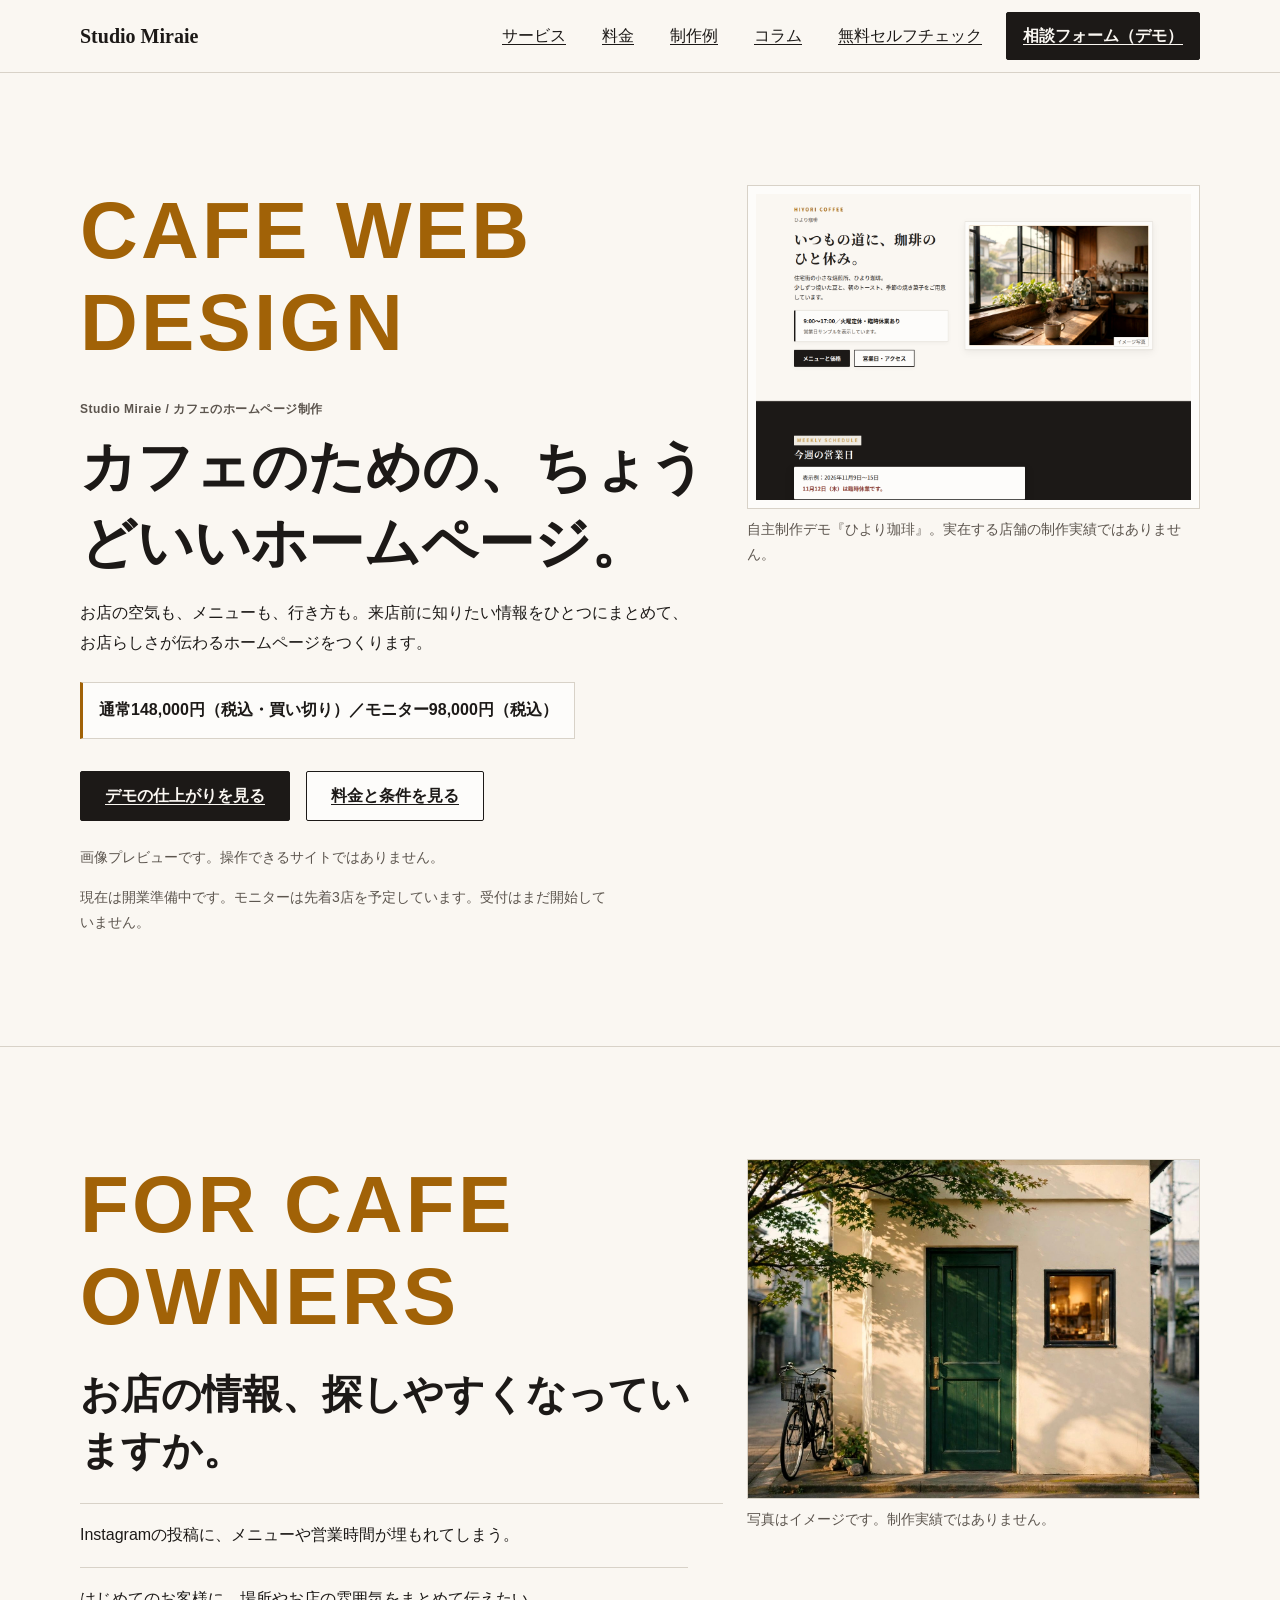
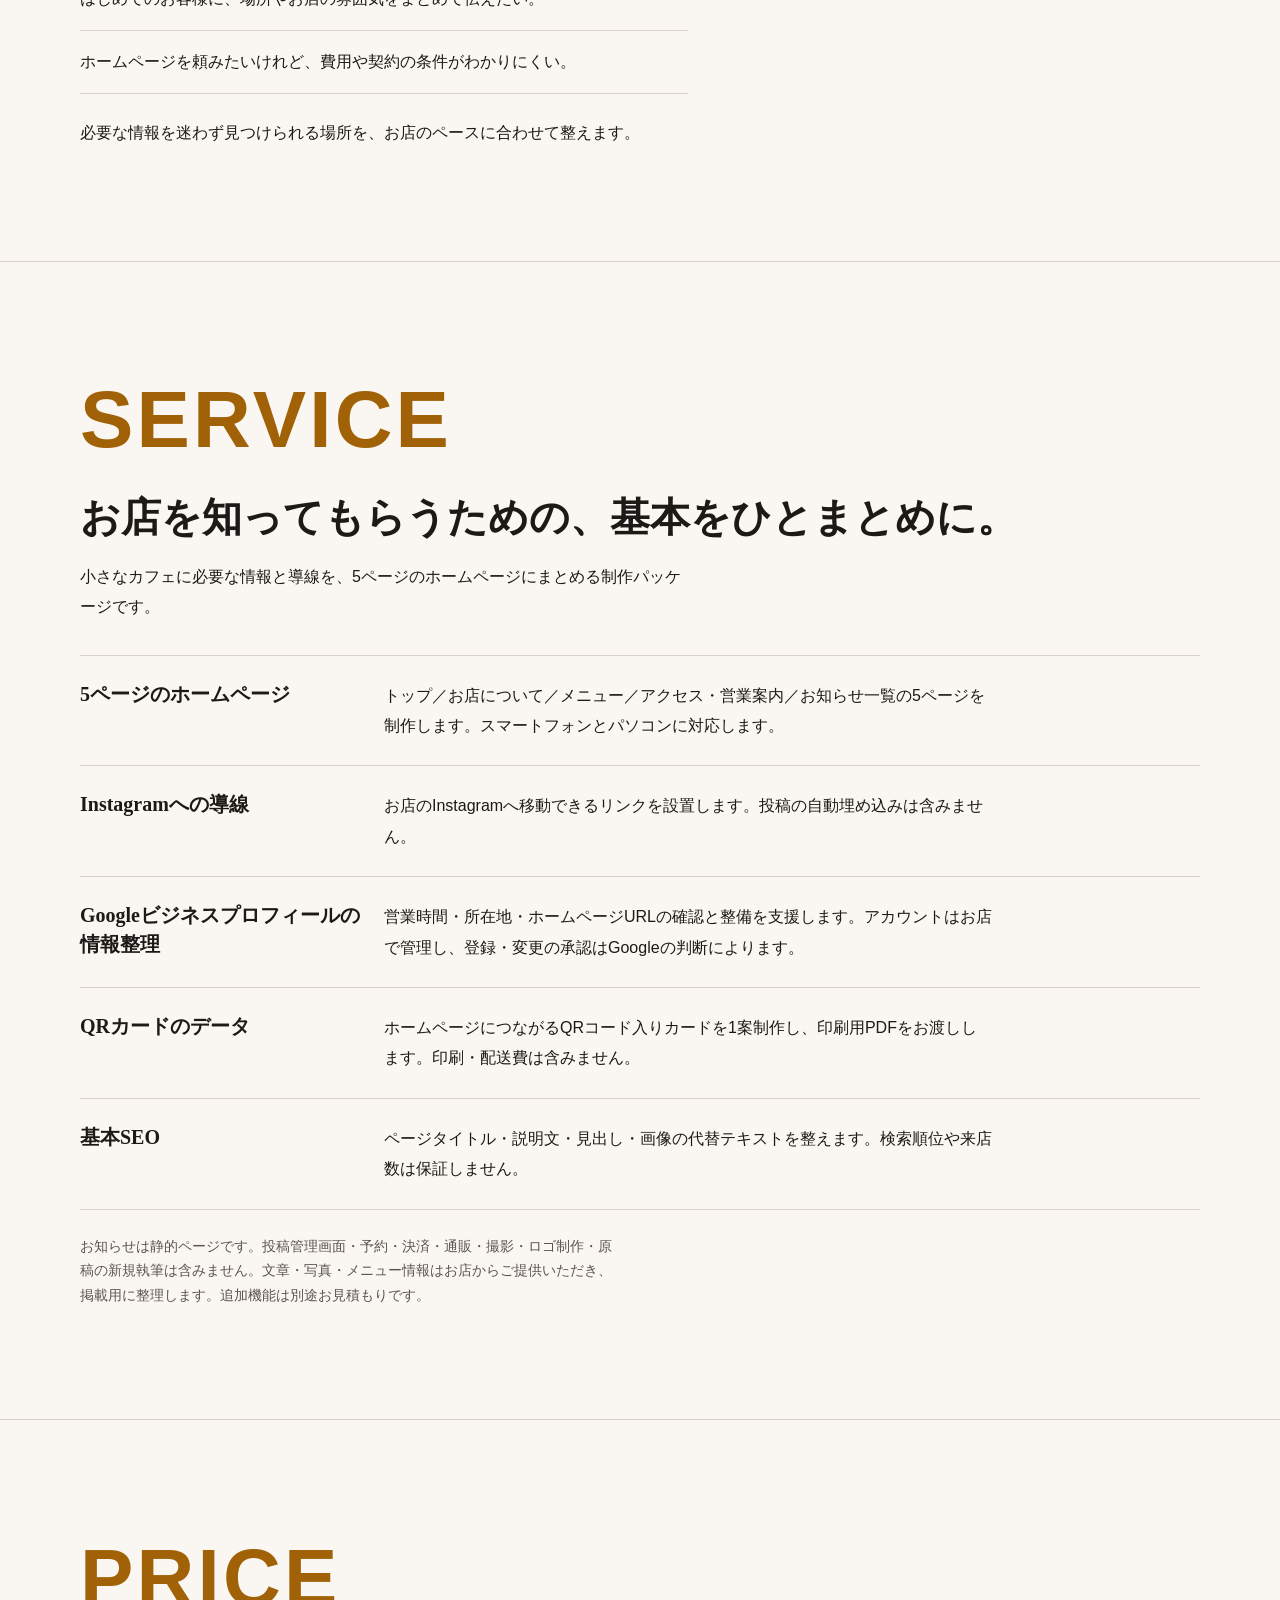
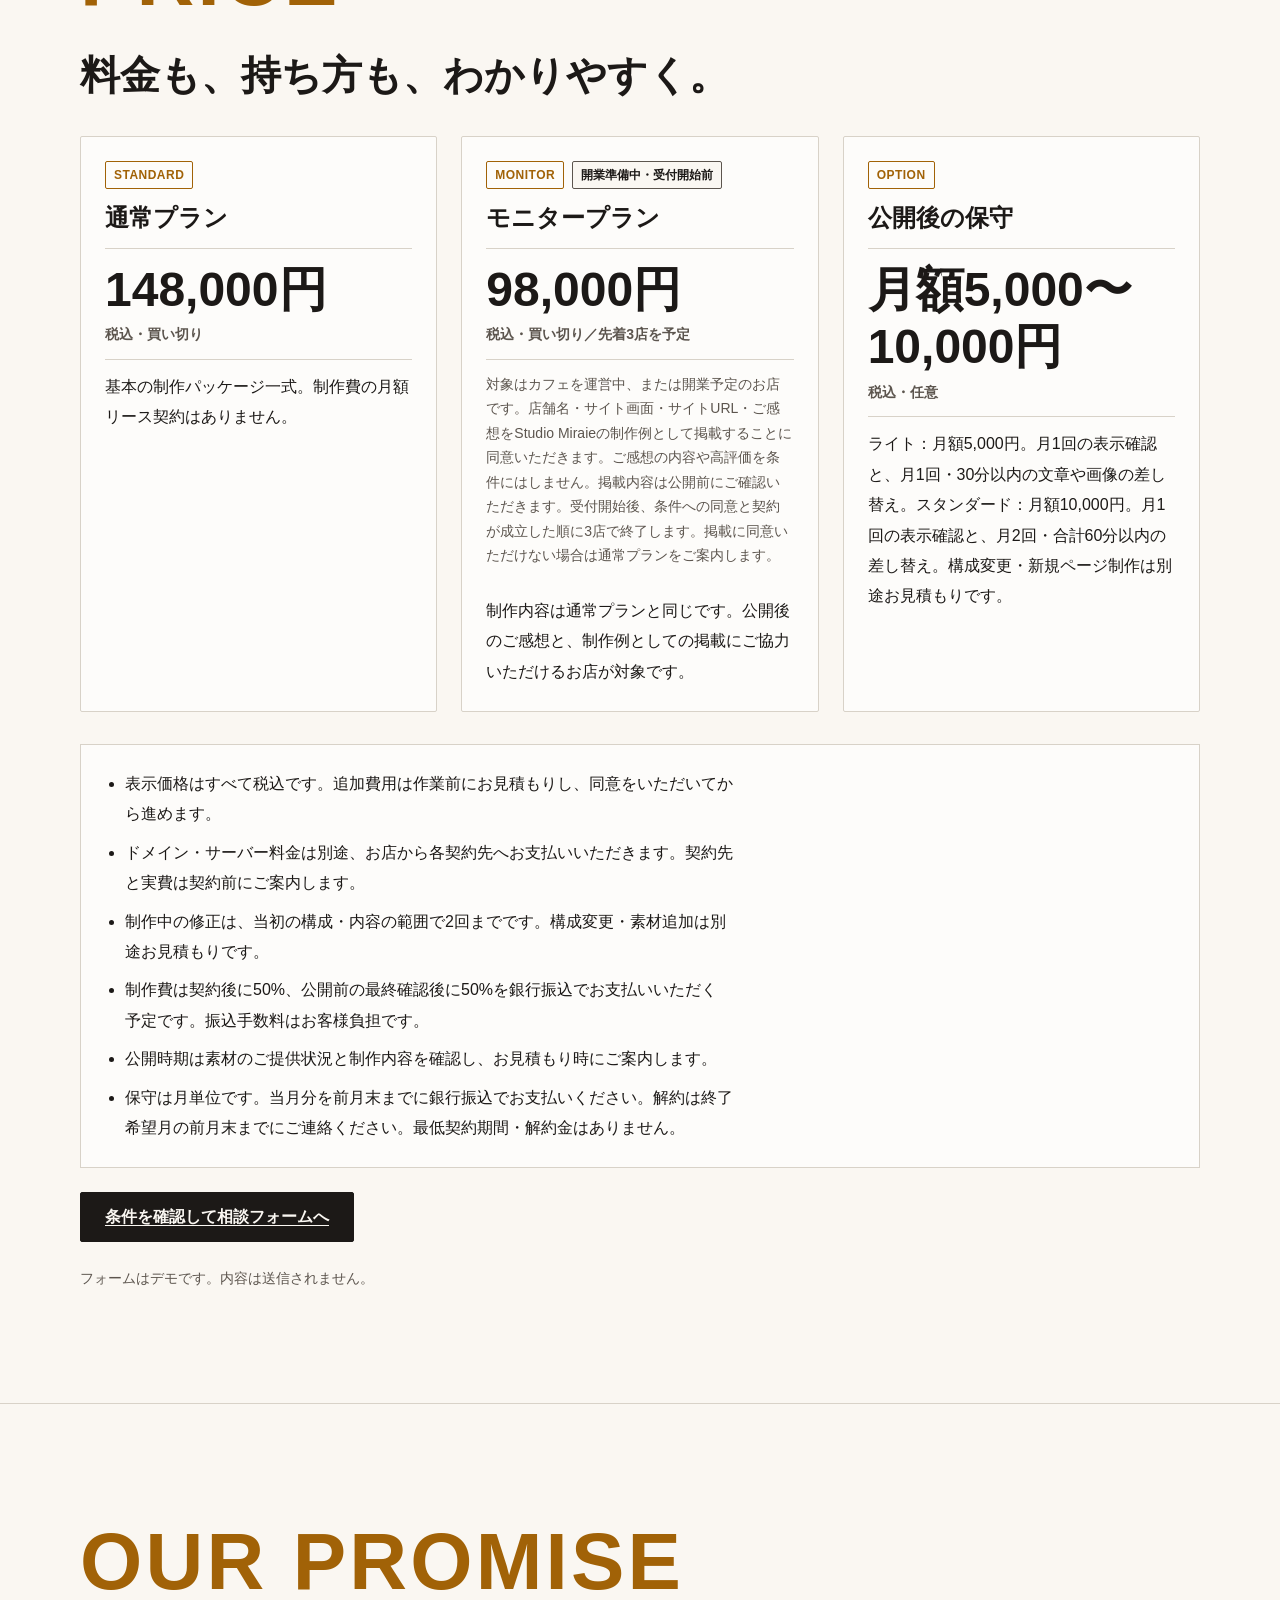
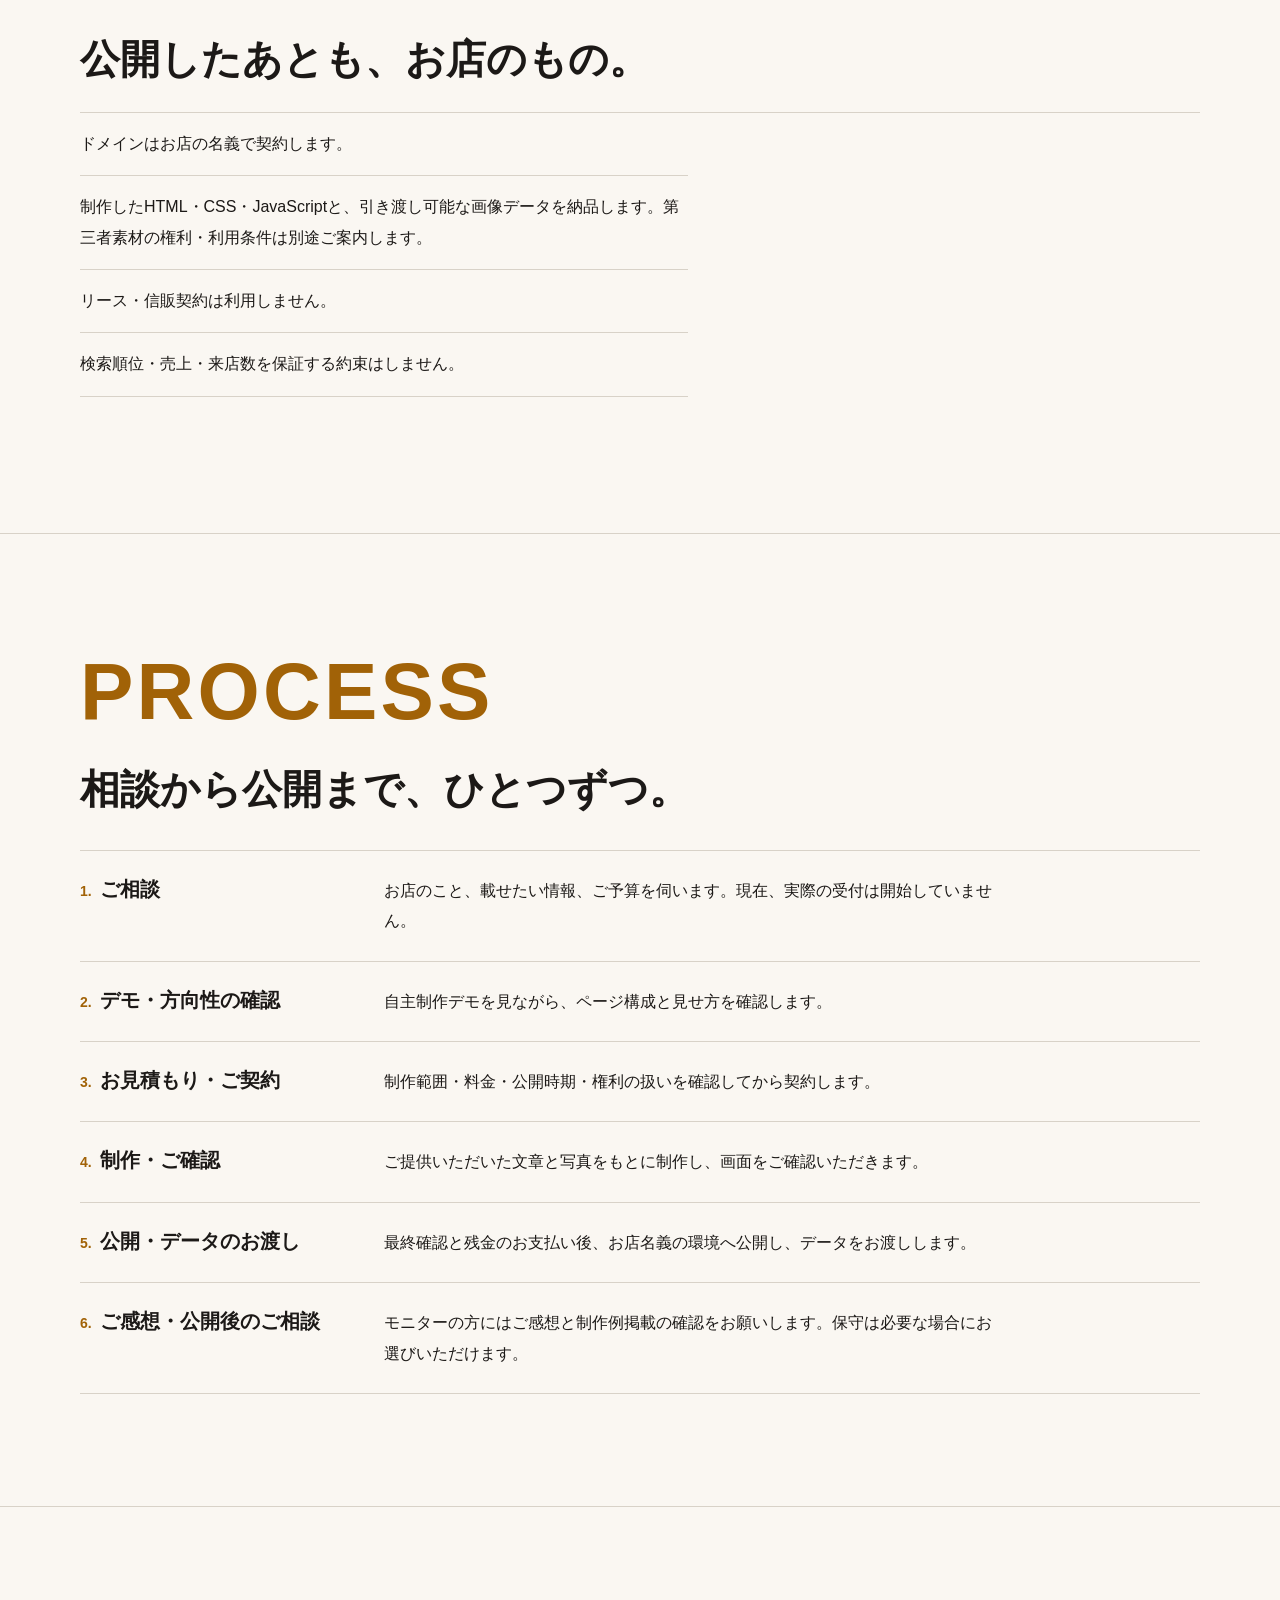
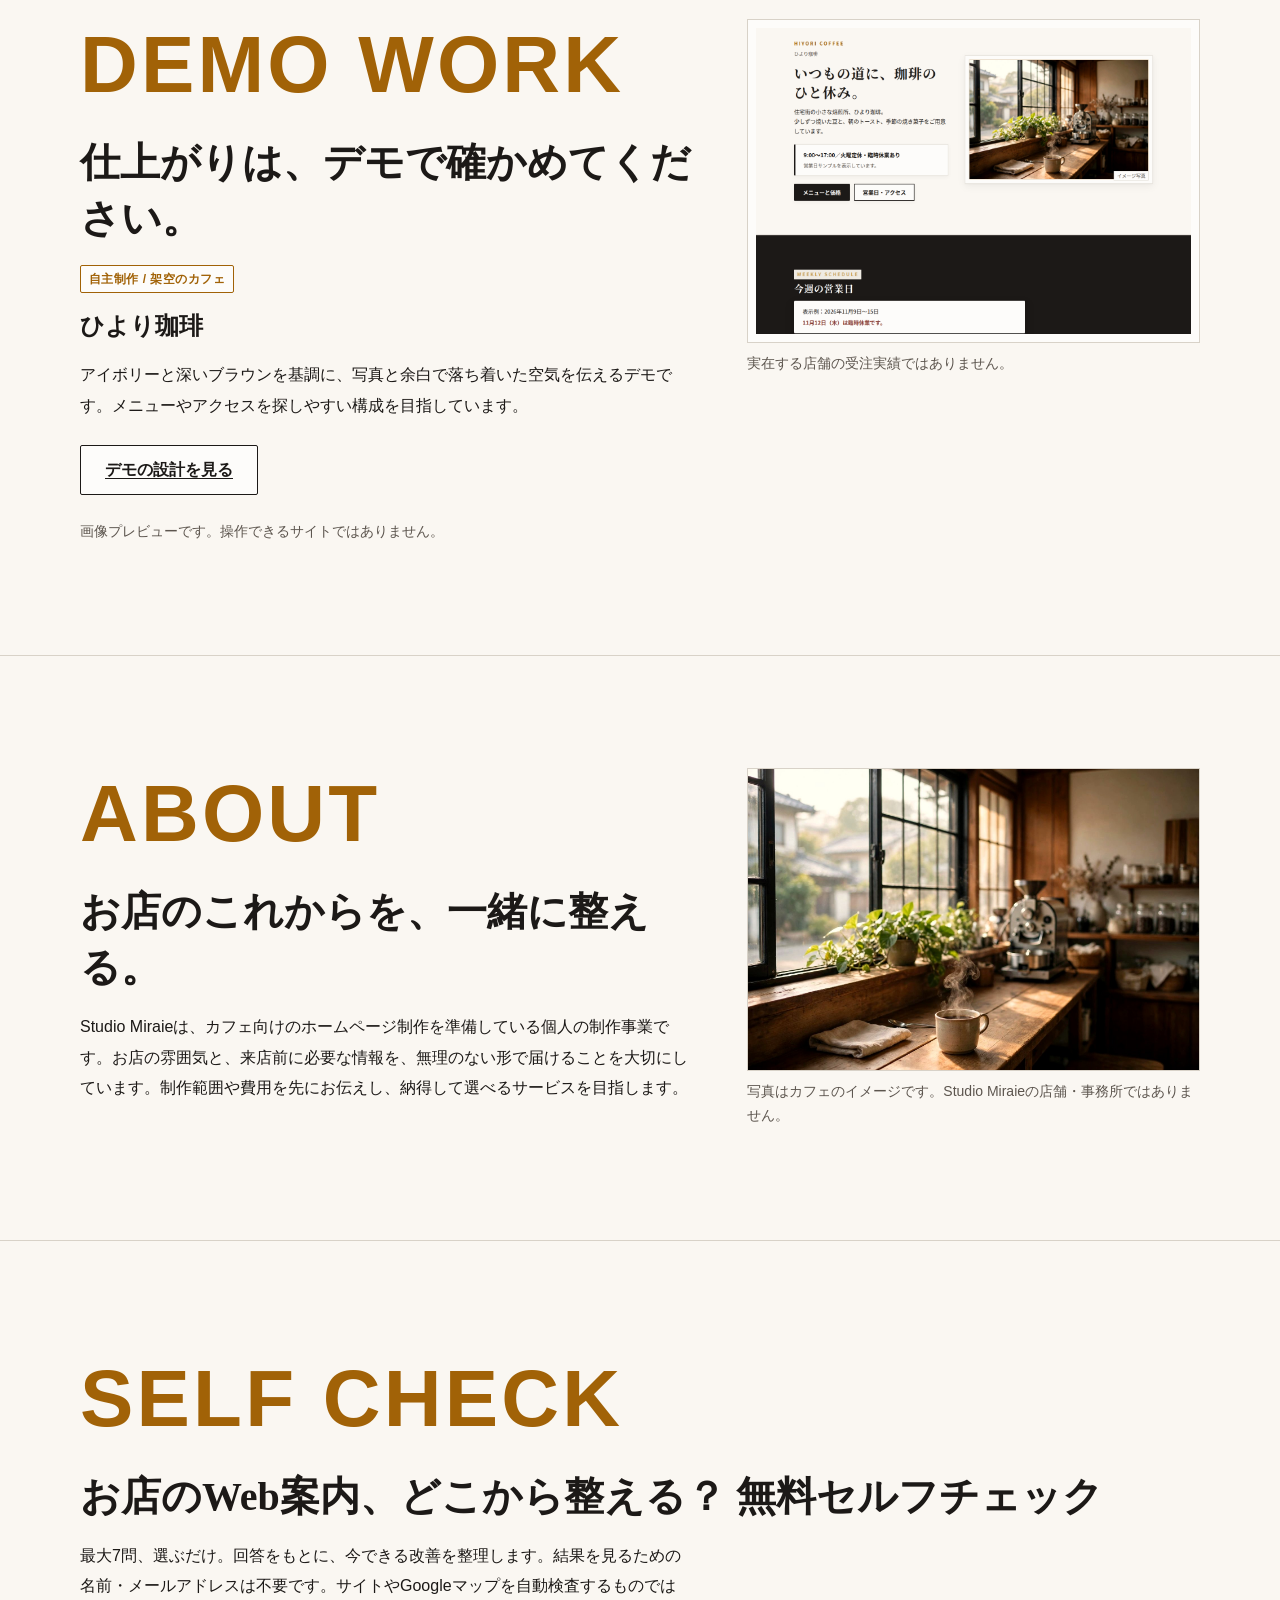
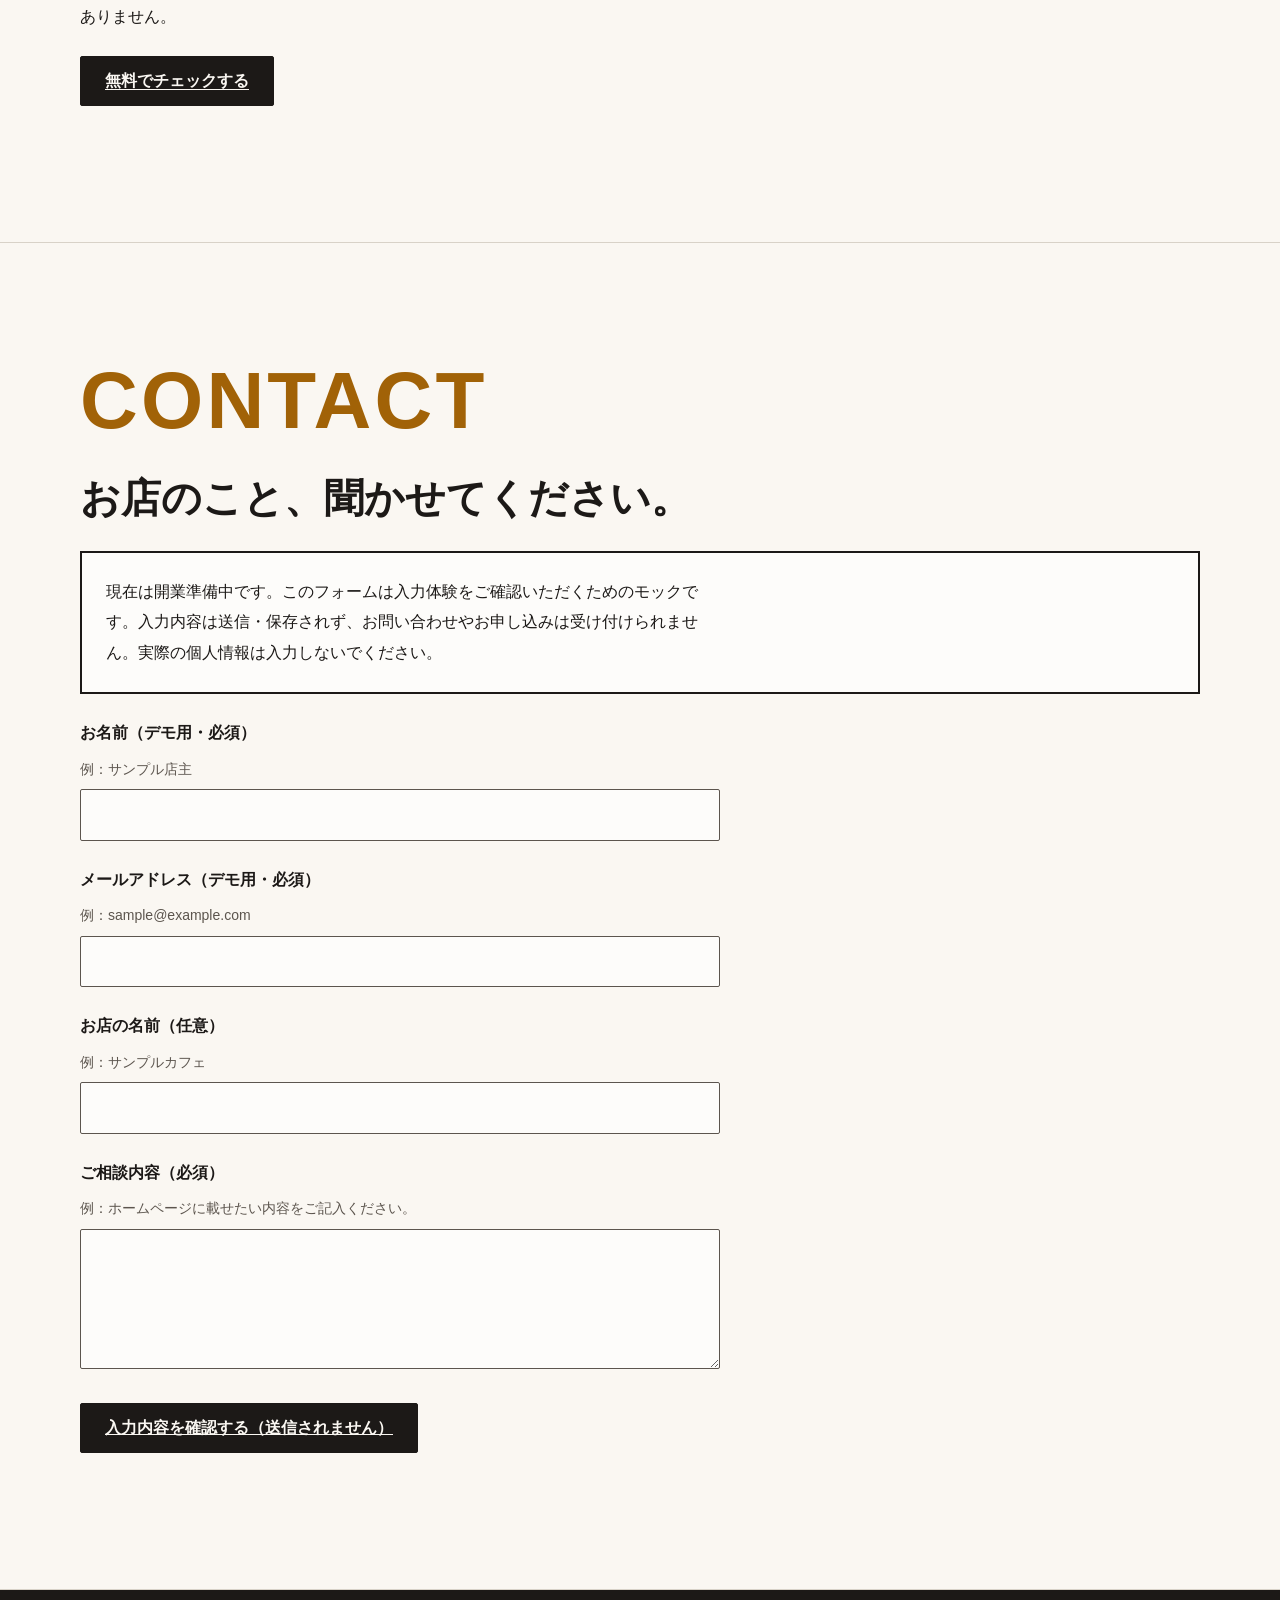
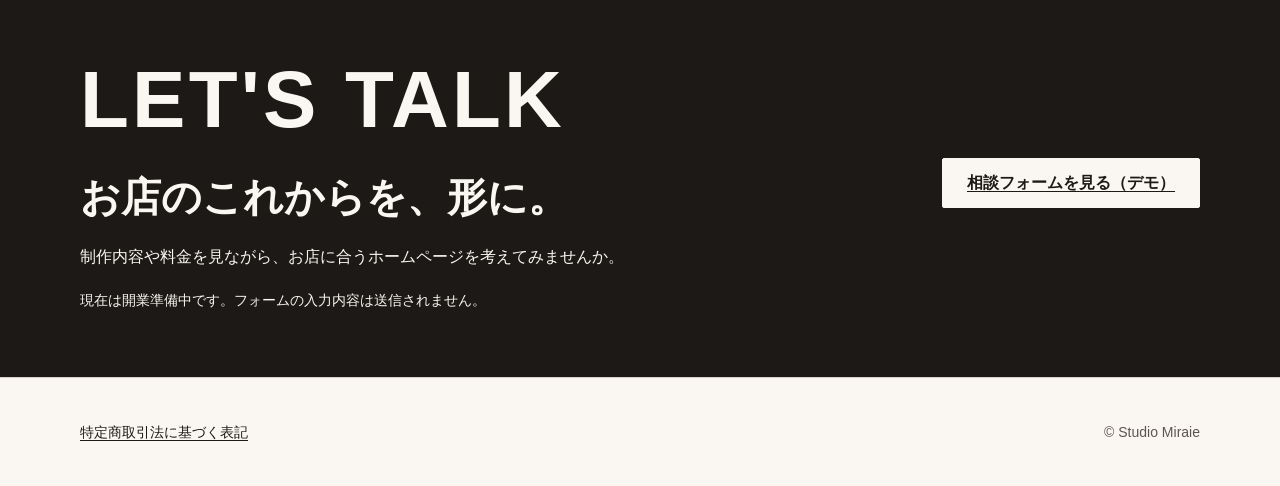
<file: site/index.html>
<!DOCTYPE html>
<html lang="ja">
<head>
  <meta charset="utf-8">
  <meta name="viewport" content="width=device-width, initial-scale=1">
  <meta name="robots" content="noindex,nofollow">
  <title>カフェ向けホームページ制作｜Studio Miraie</title>
  <meta name="description" content="お店の空気も、メニューも、行き方も。来店前に知りたい情報をひとつにまとめて、お店らしさが伝わるホームページをつくります。現在は開業準備中です。">
  <link rel="stylesheet" href="css/style.css">
</head>
<body>
  <a class="skip-link" href="#main">本文へ</a>

  <header class="site-header">
    <div class="container header-inner">
      <a class="site-logo" href="index.html" aria-current="page">Studio Miraie</a>
      <button type="button" class="nav-toggle" id="nav-toggle" aria-expanded="false" aria-controls="site-nav">メニュー</button>
      <nav class="site-nav" id="site-nav" aria-label="主要ナビゲーション">
        <ul class="nav-list">
          <li><a href="index.html#service">サービス</a></li>
          <li><a href="index.html#pricing">料金</a></li>
          <li><a href="works.html">制作例</a></li>
          <li><a href="column.html">コラム</a></li>
          <li><a href="shindan.html">無料セルフチェック</a></li>
          <li><a class="nav-cta" href="index.html#contact">相談フォーム（デモ）</a></li>
        </ul>
      </nav>
    </div>
  </header>

  <main id="main">
    <section class="section" id="hero">
      <div class="container grid-hero">
        <div class="hero-content">
          <span class="en-display">CAFE WEB DESIGN</span>
          <span class="label-sm">Studio Miraie / カフェのホームページ制作</span>
          <h1>カフェのための、ちょうどいいホームページ。</h1>
          <p>お店の空気も、メニューも、行き方も。来店前に知りたい情報をひとつにまとめて、お店らしさが伝わるホームページをつくります。</p>
          <p class="price-preview">通常148,000円（税込・買い切り）／モニター98,000円（税込）</p>
          <div class="btn-group">
            <a class="btn btn-primary" href="works.html#hiyori">デモの仕上がりを見る</a>
            <a class="btn btn-secondary" href="#pricing">料金と条件を見る</a>
          </div>
          <p class="note">画像プレビューです。操作できるサイトではありません。</p>
          <p class="note">現在は開業準備中です。モニターは先着3店を予定しています。受付はまだ開始していません。</p>
        </div>
        <figure class="hero-visual">
          <div class="media-contain">
            <img src="images/demo-desktop.png" width="1280" height="900" loading="eager" decoding="async" alt="自主制作デモ『ひより珈琲』のパソコン画面">
          </div>
          <figcaption>自主制作デモ『ひより珈琲』。実在する店舗の制作実績ではありません。</figcaption>
        </figure>
      </div>
    </section>

    <section class="section" id="needs">
      <div class="container grid-2col">
        <div class="col-main">
          <span class="en-display">FOR CAFE OWNERS</span>
          <h2>お店の情報、探しやすくなっていますか。</h2>
          <ul class="editorial-list">
            <li>Instagramの投稿に、メニューや営業時間が埋もれてしまう。</li>
            <li>はじめてのお客様に、場所やお店の雰囲気をまとめて伝えたい。</li>
            <li>ホームページを頼みたいけれど、費用や契約の条件がわかりにくい。</li>
          </ul>
          <p>必要な情報を迷わず見つけられる場所を、お店のペースに合わせて整えます。</p>
        </div>
        <figure class="col-side">
          <div class="media-4x3">
            <img src="images/cafe-storefront.jpg" width="1600" height="1067" loading="lazy" decoding="async" alt="カフェの外観イメージ">
          </div>
          <figcaption>写真はイメージです。制作実績ではありません。</figcaption>
        </figure>
      </div>
    </section>

    <section class="section" id="service">
      <div class="container">
        <span class="en-display">SERVICE</span>
        <h2>お店を知ってもらうための、基本をひとまとめに。</h2>
        <p>小さなカフェに必要な情報と導線を、5ページのホームページにまとめる制作パッケージです。</p>
        <div class="service-list">
          <div class="service-item">
            <h3>5ページのホームページ</h3>
            <p>トップ／お店について／メニュー／アクセス・営業案内／お知らせ一覧の5ページを制作します。スマートフォンとパソコンに対応します。</p>
          </div>
          <div class="service-item">
            <h3>Instagramへの導線</h3>
            <p>お店のInstagramへ移動できるリンクを設置します。投稿の自動埋め込みは含みません。</p>
          </div>
          <div class="service-item">
            <h3>Googleビジネスプロフィールの情報整理</h3>
            <p>営業時間・所在地・ホームページURLの確認と整備を支援します。アカウントはお店で管理し、登録・変更の承認はGoogleの判断によります。</p>
          </div>
          <div class="service-item">
            <h3>QRカードのデータ</h3>
            <p>ホームページにつながるQRコード入りカードを1案制作し、印刷用PDFをお渡しします。印刷・配送費は含みません。</p>
          </div>
          <div class="service-item">
            <h3>基本SEO</h3>
            <p>ページタイトル・説明文・見出し・画像の代替テキストを整えます。検索順位や来店数は保証しません。</p>
          </div>
        </div>
        <p class="note" style="margin-top: 24px;">お知らせは静的ページです。投稿管理画面・予約・決済・通販・撮影・ロゴ制作・原稿の新規執筆は含みません。文章・写真・メニュー情報はお店からご提供いただき、掲載用に整理します。追加機能は別途お見積もりです。</p>
      </div>
    </section>

    <section class="section" id="pricing">
      <div class="container">
        <span class="en-display">PRICE</span>
        <h2>料金も、持ち方も、わかりやすく。</h2>
        <div class="grid-cards">
          <article class="card price-card">
            <div class="price-card-header">
              <span class="tag">STANDARD</span>
            </div>
            <h3>通常プラン</h3>
            <div class="price-block">
              <span class="price-value">148,000円</span>
              <span class="price-unit">税込・買い切り</span>
            </div>
            <p>基本の制作パッケージ一式。制作費の月額リース契約はありません。</p>
          </article>

          <article class="card price-card">
            <div class="price-card-header">
              <span class="tag">MONITOR</span>
              <span class="tag-status">開業準備中・受付開始前</span>
            </div>
            <h3>モニタープラン</h3>
            <div class="price-block">
              <span class="price-value">98,000円</span>
              <span class="price-unit">税込・買い切り／先着3店を予定</span>
            </div>
            <p class="note">対象はカフェを運営中、または開業予定のお店です。店舗名・サイト画面・サイトURL・ご感想をStudio Miraieの制作例として掲載することに同意いただきます。ご感想の内容や高評価を条件にはしません。掲載内容は公開前にご確認いただきます。受付開始後、条件への同意と契約が成立した順に3店で終了します。掲載に同意いただけない場合は通常プランをご案内します。</p>
            <p>制作内容は通常プランと同じです。公開後のご感想と、制作例としての掲載にご協力いただけるお店が対象です。</p>
          </article>

          <article class="card price-card">
            <div class="price-card-header">
              <span class="tag">OPTION</span>
            </div>
            <h3>公開後の保守</h3>
            <div class="price-block">
              <span class="price-value">月額5,000〜10,000円</span>
              <span class="price-unit">税込・任意</span>
            </div>
            <p>ライト：月額5,000円。月1回の表示確認と、月1回・30分以内の文章や画像の差し替え。スタンダード：月額10,000円。月1回の表示確認と、月2回・合計60分以内の差し替え。構成変更・新規ページ制作は別途お見積もりです。</p>
          </article>
        </div>

        <div class="conditions-list">
          <ul>
            <li>表示価格はすべて税込です。追加費用は作業前にお見積もりし、同意をいただいてから進めます。</li>
            <li>ドメイン・サーバー料金は別途、お店から各契約先へお支払いいただきます。契約先と実費は契約前にご案内します。</li>
            <li>制作中の修正は、当初の構成・内容の範囲で2回までです。構成変更・素材追加は別途お見積もりです。</li>
            <li>制作費は契約後に50%、公開前の最終確認後に50%を銀行振込でお支払いいただく予定です。振込手数料はお客様負担です。</li>
            <li>公開時期は素材のご提供状況と制作内容を確認し、お見積もり時にご案内します。</li>
            <li>保守は月単位です。当月分を前月末までに銀行振込でお支払いください。解約は終了希望月の前月末までにご連絡ください。最低契約期間・解約金はありません。</li>
          </ul>
        </div>

        <div class="btn-group">
          <a class="btn btn-primary" href="#contact">条件を確認して相談フォームへ</a>
        </div>
        <p class="note">フォームはデモです。内容は送信されません。</p>
      </div>
    </section>

    <section class="section" id="promise">
      <div class="container">
        <span class="en-display">OUR PROMISE</span>
        <h2>公開したあとも、お店のもの。</h2>
        <ul class="editorial-list">
          <li>ドメインはお店の名義で契約します。</li>
          <li>制作したHTML・CSS・JavaScriptと、引き渡し可能な画像データを納品します。第三者素材の権利・利用条件は別途ご案内します。</li>
          <li>リース・信販契約は利用しません。</li>
          <li>検索順位・売上・来店数を保証する約束はしません。</li>
        </ul>
      </div>
    </section>

    <section class="section" id="flow">
      <div class="container">
        <span class="en-display">PROCESS</span>
        <h2>相談から公開まで、ひとつずつ。</h2>
        <ol class="process-list">
          <li class="process-item">
            <h3 class="process-title"><span class="process-num">1.</span>ご相談</h3>
            <p>お店のこと、載せたい情報、ご予算を伺います。現在、実際の受付は開始していません。</p>
          </li>
          <li class="process-item">
            <h3 class="process-title"><span class="process-num">2.</span>デモ・方向性の確認</h3>
            <p>自主制作デモを見ながら、ページ構成と見せ方を確認します。</p>
          </li>
          <li class="process-item">
            <h3 class="process-title"><span class="process-num">3.</span>お見積もり・ご契約</h3>
            <p>制作範囲・料金・公開時期・権利の扱いを確認してから契約します。</p>
          </li>
          <li class="process-item">
            <h3 class="process-title"><span class="process-num">4.</span>制作・ご確認</h3>
            <p>ご提供いただいた文章と写真をもとに制作し、画面をご確認いただきます。</p>
          </li>
          <li class="process-item">
            <h3 class="process-title"><span class="process-num">5.</span>公開・データのお渡し</h3>
            <p>最終確認と残金のお支払い後、お店名義の環境へ公開し、データをお渡しします。</p>
          </li>
          <li class="process-item">
            <h3 class="process-title"><span class="process-num">6.</span>ご感想・公開後のご相談</h3>
            <p>モニターの方にはご感想と制作例掲載の確認をお願いします。保守は必要な場合にお選びいただけます。</p>
          </li>
        </ol>
      </div>
    </section>

    <section class="section" id="demo">
      <div class="container grid-2col">
        <div class="col-main">
          <span class="en-display">DEMO WORK</span>
          <h2>仕上がりは、デモで確かめてください。</h2>
          <p><span class="tag">自主制作 / 架空のカフェ</span></p>
          <h3>ひより珈琲</h3>
          <p>アイボリーと深いブラウンを基調に、写真と余白で落ち着いた空気を伝えるデモです。メニューやアクセスを探しやすい構成を目指しています。</p>
          <div class="btn-group">
            <a class="btn btn-secondary" href="works.html#hiyori">デモの設計を見る</a>
          </div>
          <p class="note">画像プレビューです。操作できるサイトではありません。</p>
        </div>
        <figure class="col-side">
          <div class="media-contain">
            <img src="images/demo-desktop.png" width="1280" height="900" loading="lazy" decoding="async" alt="自主制作デモ『ひより珈琲』のパソコン画面">
          </div>
          <figcaption>実在する店舗の受注実績ではありません。</figcaption>
        </figure>
      </div>
    </section>

    <section class="section" id="about">
      <div class="container grid-2col">
        <div class="col-main">
          <span class="en-display">ABOUT</span>
          <h2>お店のこれからを、一緒に整える。</h2>
          <p>Studio Miraieは、カフェ向けのホームページ制作を準備している個人の制作事業です。お店の雰囲気と、来店前に必要な情報を、無理のない形で届けることを大切にしています。制作範囲や費用を先にお伝えし、納得して選べるサービスを目指します。</p>
        </div>
        <figure class="col-side">
          <div class="media-3x2">
            <img src="images/cafe-interior.jpg" width="1600" height="1067" loading="lazy" decoding="async" alt="落ち着いたカフェ店内のイメージ">
          </div>
          <figcaption>写真はカフェのイメージです。Studio Miraieの店舗・事務所ではありません。</figcaption>
        </figure>
      </div>
    </section>

    <section class="section" id="self-check">
      <div class="container">
        <span class="en-display">SELF CHECK</span>
        <h2>お店のWeb案内、どこから整える？ 無料セルフチェック</h2>
        <p>最大7問、選ぶだけ。回答をもとに、今できる改善を整理します。結果を見るための名前・メールアドレスは不要です。サイトやGoogleマップを自動検査するものではありません。</p>
        <div class="btn-group">
          <a class="btn btn-primary" href="shindan.html">無料でチェックする</a>
        </div>
      </div>
    </section>

    <section class="section" id="contact">
      <div class="container">
        <span class="en-display">CONTACT</span>
        <h2>お店のこと、聞かせてください。</h2>
        <div class="callout-box">
          <p>現在は開業準備中です。このフォームは入力体験をご確認いただくためのモックです。入力内容は送信・保存されず、お問い合わせやお申し込みは受け付けられません。実際の個人情報は入力しないでください。</p>
        </div>
        <noscript>
          <p class="callout-box">フォームのデモ操作にはJavaScriptが必要です。入力内容の送信は行いません。</p>
        </noscript>
        <form class="contact-form" id="contact-form" novalidate autocomplete="off">
          <div class="form-field">
            <label class="form-label" for="contact-name">お名前（デモ用・必須）</label>
            <span class="form-example" id="contact-name-hint">例：サンプル店主</span>
            <input class="form-input" type="text" id="contact-name" required maxlength="80" autocomplete="off" aria-describedby="contact-name-hint" aria-invalid="false" disabled>
            <p class="field-error" id="contact-name-error" hidden></p>
          </div>

          <div class="form-field">
            <label class="form-label" for="contact-email">メールアドレス（デモ用・必須）</label>
            <span class="form-example" id="contact-email-hint">例：sample@example.com</span>
            <input class="form-input" type="email" id="contact-email" required maxlength="254" autocomplete="off" aria-describedby="contact-email-hint" aria-invalid="false" disabled>
            <p class="field-error" id="contact-email-error" hidden></p>
          </div>

          <div class="form-field">
            <label class="form-label" for="contact-shop">お店の名前（任意）</label>
            <span class="form-example" id="contact-shop-hint">例：サンプルカフェ</span>
            <input class="form-input" type="text" id="contact-shop" maxlength="100" autocomplete="off" aria-describedby="contact-shop-hint" disabled>
          </div>

          <div class="form-field">
            <label class="form-label" for="contact-message">ご相談内容（必須）</label>
            <span class="form-example" id="contact-message-hint">例：ホームページに載せたい内容をご記入ください。</span>
            <textarea class="form-textarea" id="contact-message" required maxlength="2000" autocomplete="off" aria-describedby="contact-message-hint" aria-invalid="false" disabled></textarea>
            <p class="field-error" id="contact-message-error" hidden></p>
          </div>

          <div class="btn-group">
            <button class="btn btn-primary" type="button" id="contact-submit" disabled>入力内容を確認する（送信されません）</button>
          </div>

          <div class="form-status" id="contact-status" role="status" aria-live="polite" hidden></div>
        </form>
      </div>
    </section>
  </main>

  <aside class="cta-band" aria-label="ご相談案内">
    <div class="container cta-band-inner">
      <div class="cta-band-content">
        <span class="en-display">LET'S TALK</span>
        <h2>お店のこれからを、形に。</h2>
        <p>制作内容や料金を見ながら、お店に合うホームページを考えてみませんか。</p>
        <p class="supplement">現在は開業準備中です。フォームの入力内容は送信されません。</p>
      </div>
      <div class="cta-band-action">
        <a class="btn btn-inverse" href="index.html#contact">相談フォームを見る（デモ）</a>
      </div>
    </div>
  </aside>

  <footer class="site-footer">
    <div class="container footer-inner">
      <ul class="footer-links">
        <li><a href="tokushoho.html">特定商取引法に基づく表記</a></li>
      </ul>
      <p class="copyright">© Studio Miraie</p>
    </div>
  </footer>

  <script src="js/main.js"></script>
</body>
</html>
</file>
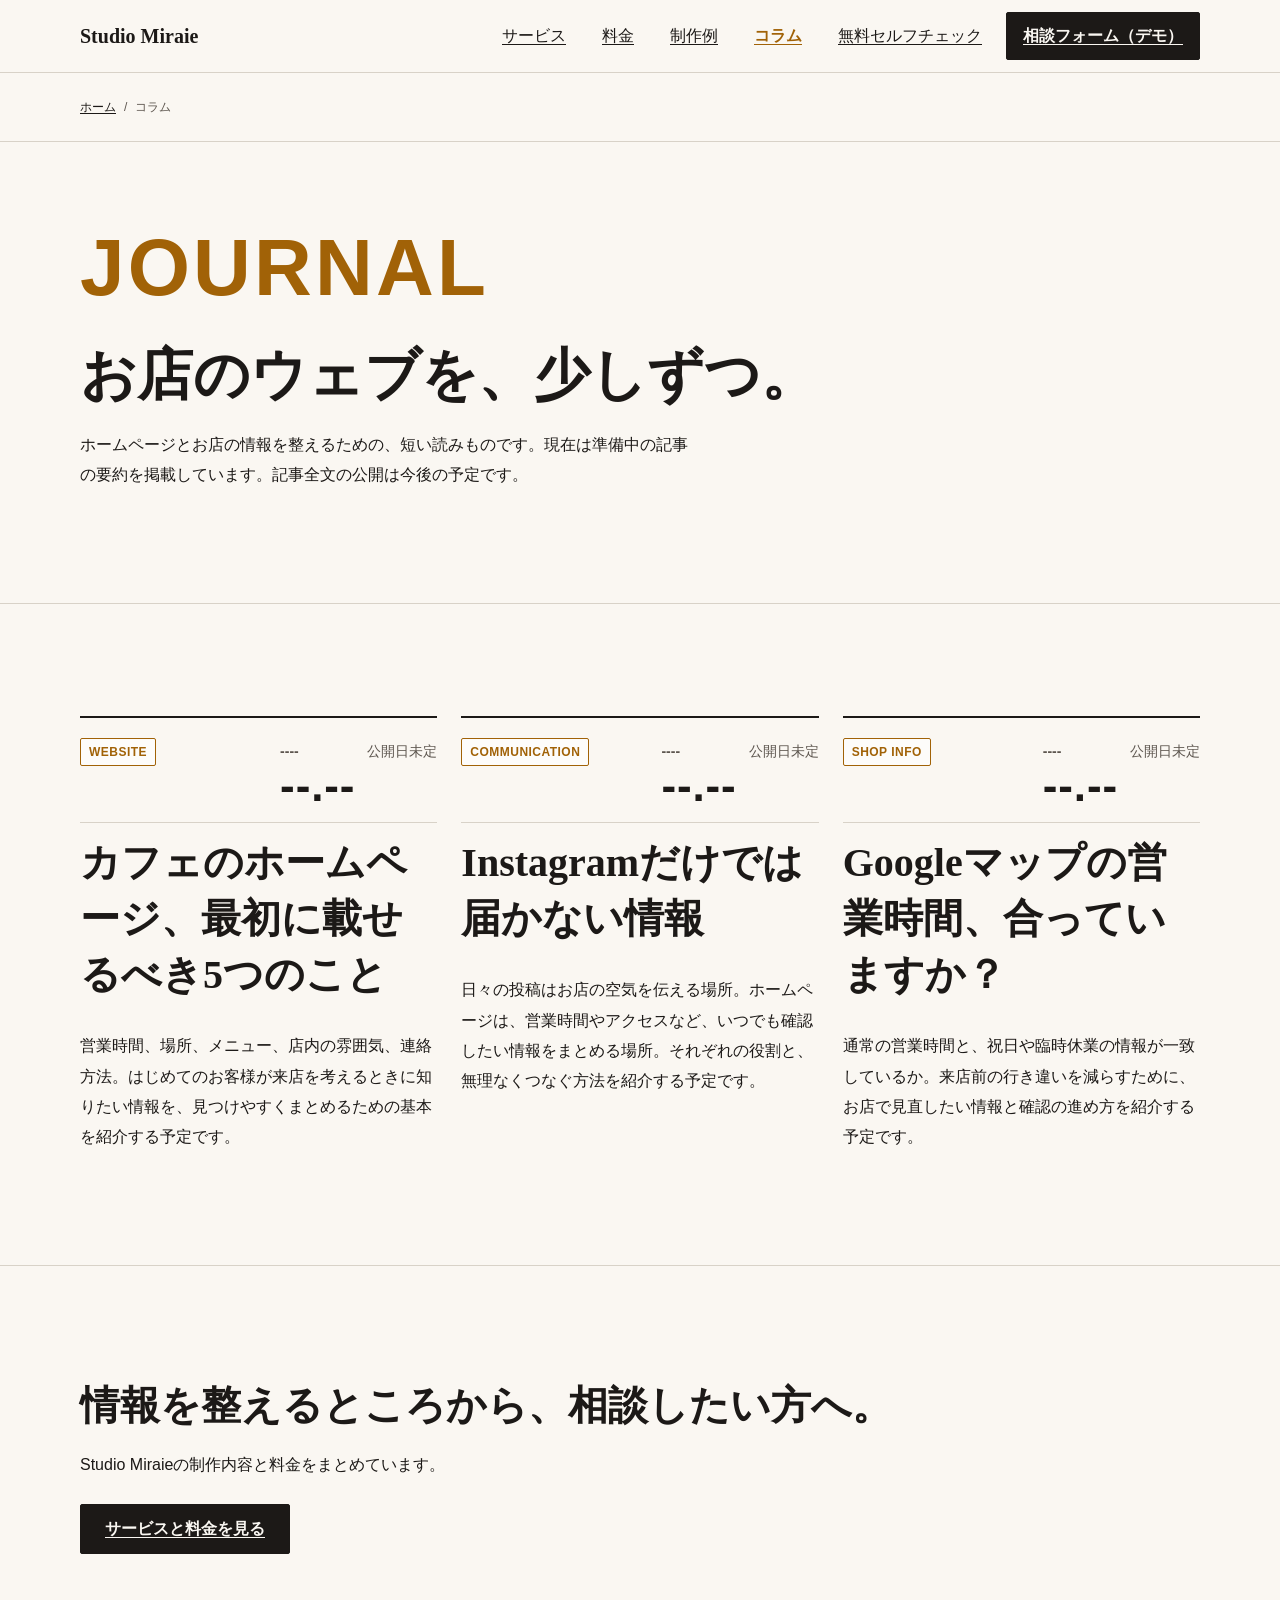
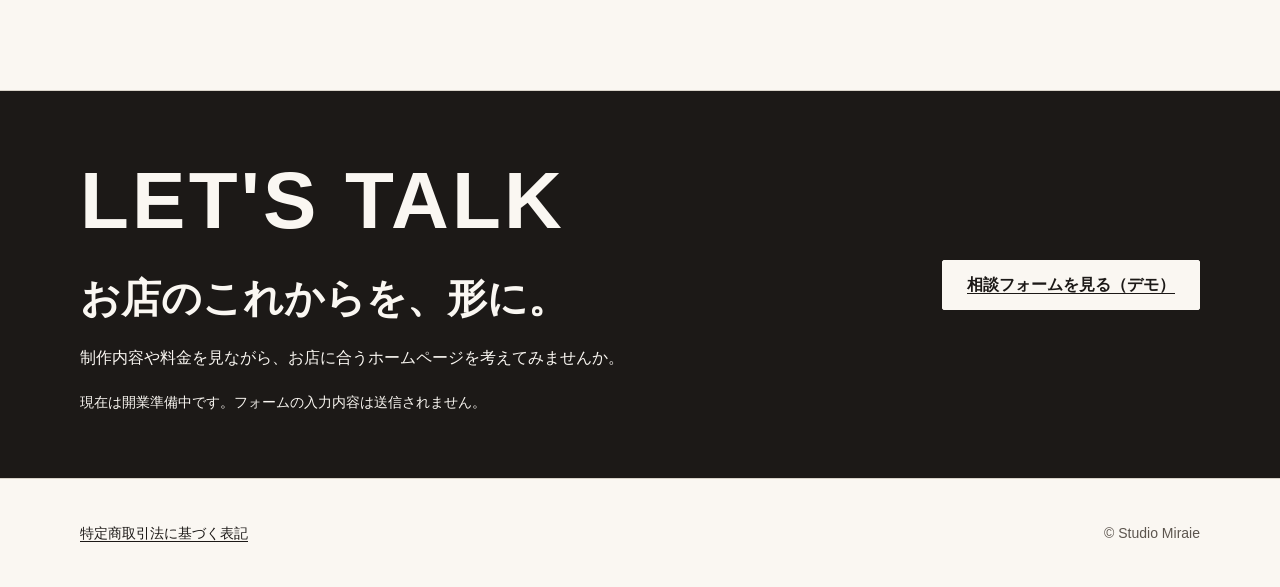
<file: site/column.html>
<!DOCTYPE html>
<html lang="ja">
<head>
  <meta charset="utf-8">
  <meta name="viewport" content="width=device-width, initial-scale=1">
  <meta name="robots" content="noindex,nofollow">
  <title>コラム｜Studio Miraie</title>
  <meta name="description" content="ホームページとお店の情報を整えるための、短い読みものです。現在は準備中の記事の要約を掲載しています。記事全文の公開は今後の予定です。">
  <link rel="stylesheet" href="css/style.css">
</head>
<body>
  <a class="skip-link" href="#main">本文へ</a>

  <header class="site-header">
    <div class="container header-inner">
      <a class="site-logo" href="index.html">Studio Miraie</a>
      <button type="button" class="nav-toggle" id="nav-toggle" aria-expanded="false" aria-controls="site-nav">メニュー</button>
      <nav class="site-nav" id="site-nav" aria-label="主要ナビゲーション">
        <ul class="nav-list">
          <li><a href="index.html#service">サービス</a></li>
          <li><a href="index.html#pricing">料金</a></li>
          <li><a href="works.html">制作例</a></li>
          <li><a href="column.html" aria-current="page">コラム</a></li>
          <li><a href="shindan.html">無料セルフチェック</a></li>
          <li><a class="nav-cta" href="index.html#contact">相談フォーム（デモ）</a></li>
        </ul>
      </nav>
    </div>
  </header>

  <nav class="breadcrumb" aria-label="パンくずリスト">
    <div class="container">
      <ol class="breadcrumb-list">
        <li><a href="index.html">ホーム</a></li>
        <li aria-current="page">コラム</li>
      </ol>
    </div>
  </nav>

  <main id="main">
    <header class="page-header">
      <div class="container">
        <span class="en-display">JOURNAL</span>
        <h1>お店のウェブを、少しずつ。</h1>
        <p>ホームページとお店の情報を整えるための、短い読みものです。現在は準備中の記事の要約を掲載しています。記事全文の公開は今後の予定です。</p>
      </div>
    </header>

    <section class="section" id="grid" aria-label="記事一覧">
      <div class="container">
        <div class="grid-cards" style="margin-top: 0;">
          <article class="journal-article" id="column-basics">
            <div class="journal-meta">
              <span class="tag">WEBSITE</span>
              <div class="journal-date">
                <span class="sr-only">公開準備中。公開日未定。</span>
                <div aria-hidden="true">
                  <span class="date-year">----</span>
                  <span class="date-md">--.--</span>
                </div>
                <span class="date-note" aria-hidden="true">公開日未定</span>
              </div>
            </div>
            <h2>カフェのホームページ、最初に載せるべき5つのこと</h2>
            <p>営業時間、場所、メニュー、店内の雰囲気、連絡方法。はじめてのお客様が来店を考えるときに知りたい情報を、見つけやすくまとめるための基本を紹介する予定です。</p>
          </article>

          <article class="journal-article" id="column-instagram">
            <div class="journal-meta">
              <span class="tag">COMMUNICATION</span>
              <div class="journal-date">
                <span class="sr-only">公開準備中。公開日未定。</span>
                <div aria-hidden="true">
                  <span class="date-year">----</span>
                  <span class="date-md">--.--</span>
                </div>
                <span class="date-note" aria-hidden="true">公開日未定</span>
              </div>
            </div>
            <h2>Instagramだけでは届かない情報</h2>
            <p>日々の投稿はお店の空気を伝える場所。ホームページは、営業時間やアクセスなど、いつでも確認したい情報をまとめる場所。それぞれの役割と、無理なくつなぐ方法を紹介する予定です。</p>
          </article>

          <article class="journal-article" id="column-map">
            <div class="journal-meta">
              <span class="tag">SHOP INFO</span>
              <div class="journal-date">
                <span class="sr-only">公開準備中。公開日未定。</span>
                <div aria-hidden="true">
                  <span class="date-year">----</span>
                  <span class="date-md">--.--</span>
                </div>
                <span class="date-note" aria-hidden="true">公開日未定</span>
              </div>
            </div>
            <h2>Googleマップの営業時間、合っていますか？</h2>
            <p>通常の営業時間と、祝日や臨時休業の情報が一致しているか。来店前の行き違いを減らすために、お店で見直したい情報と確認の進め方を紹介する予定です。</p>
          </article>
        </div>
      </div>
    </section>

    <section class="section">
      <div class="container">
        <h2>情報を整えるところから、相談したい方へ。</h2>
        <p>Studio Miraieの制作内容と料金をまとめています。</p>
        <div class="btn-group">
          <a class="btn btn-primary" href="index.html#service">サービスと料金を見る</a>
        </div>
      </div>
    </section>
  </main>

  <aside class="cta-band" aria-label="ご相談案内">
    <div class="container cta-band-inner">
      <div class="cta-band-content">
        <span class="en-display">LET'S TALK</span>
        <h2>お店のこれからを、形に。</h2>
        <p>制作内容や料金を見ながら、お店に合うホームページを考えてみませんか。</p>
        <p class="supplement">現在は開業準備中です。フォームの入力内容は送信されません。</p>
      </div>
      <div class="cta-band-action">
        <a class="btn btn-inverse" href="index.html#contact">相談フォームを見る（デモ）</a>
      </div>
    </div>
  </aside>

  <footer class="site-footer">
    <div class="container footer-inner">
      <ul class="footer-links">
        <li><a href="tokushoho.html">特定商取引法に基づく表記</a></li>
      </ul>
      <p class="copyright">© Studio Miraie</p>
    </div>
  </footer>

  <script src="js/main.js"></script>
</body>
</html>
</file>
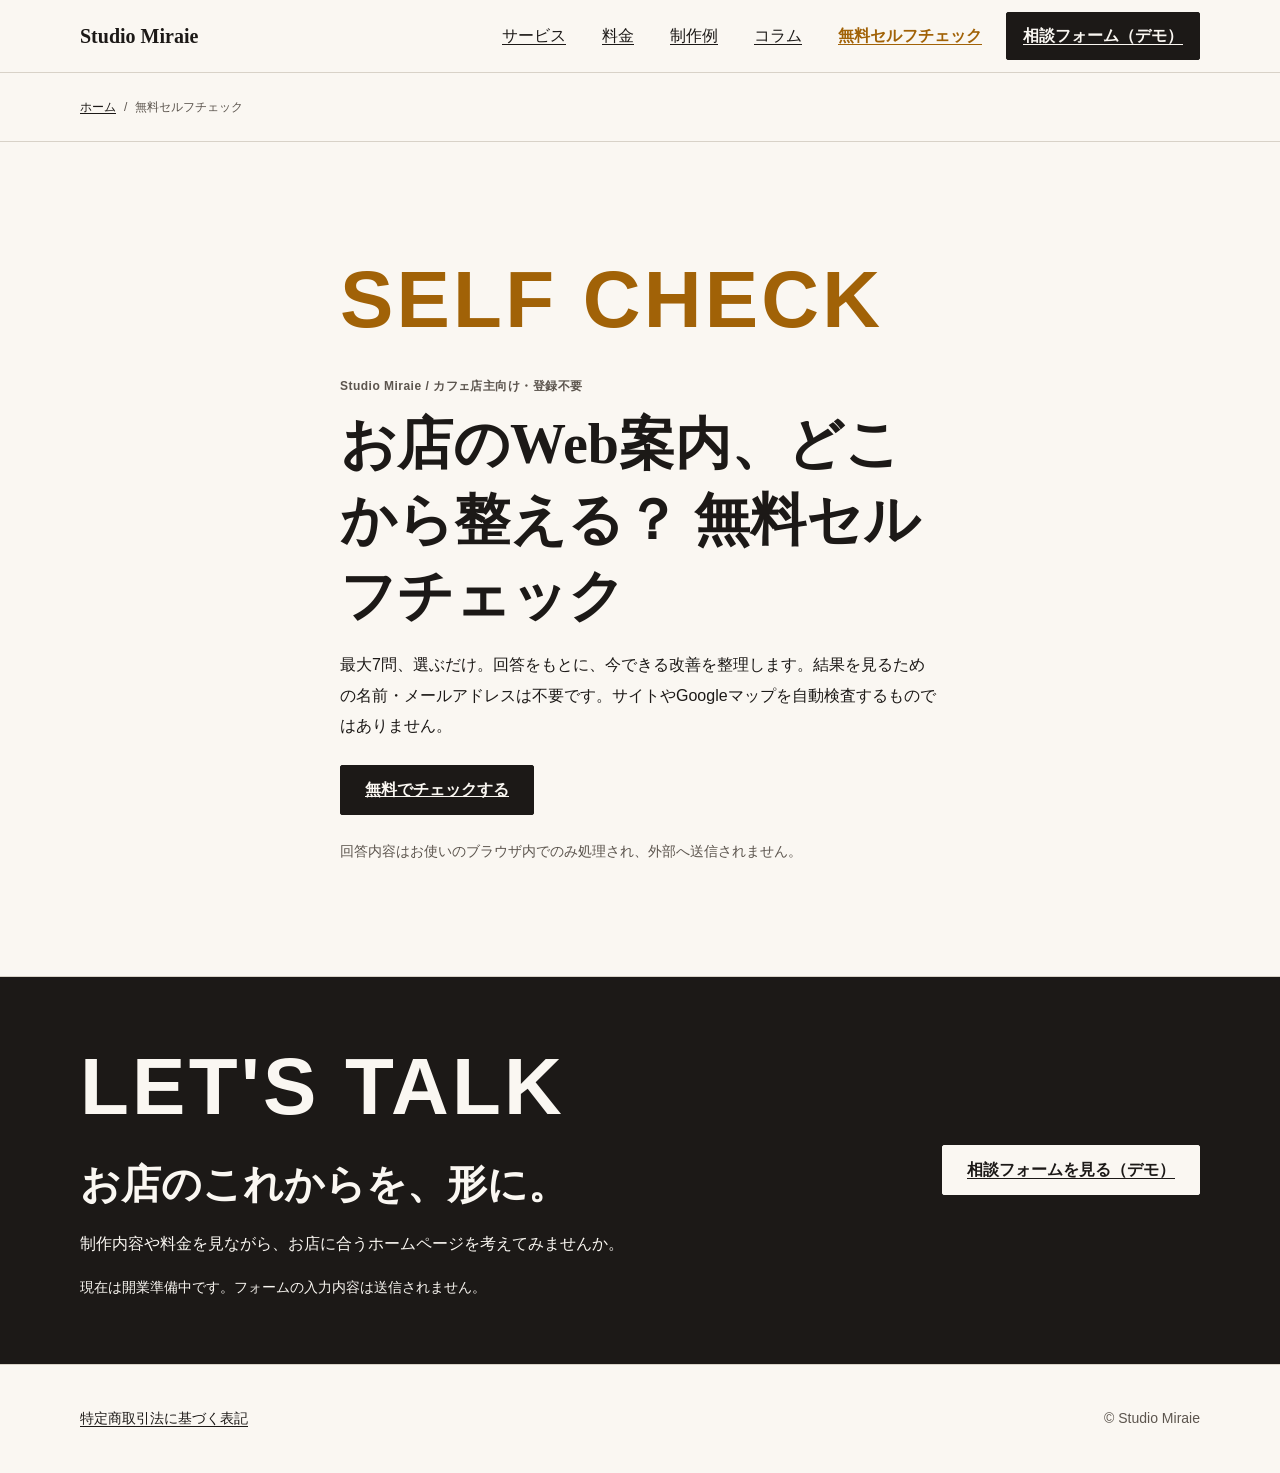
<file: site/shindan.html>
<!DOCTYPE html>
<html lang="ja">
<head>
  <meta charset="utf-8">
  <meta name="viewport" content="width=device-width, initial-scale=1">
  <meta name="robots" content="noindex,nofollow">
  <title>無料セルフチェック｜Studio Miraie</title>
  <meta name="description" content="最大7問、選ぶだけ。回答をもとに、お店のWeb案内で今できる改善を整理します。結果を見るための名前・メールアドレスは不要です。">
  <link rel="stylesheet" href="css/style.css">
</head>
<body>
  <a class="skip-link" href="#main">本文へ</a>

  <header class="site-header">
    <div class="container header-inner">
      <a class="site-logo" href="index.html">Studio Miraie</a>
      <button type="button" class="nav-toggle" id="nav-toggle" aria-expanded="false" aria-controls="site-nav">メニュー</button>
      <nav class="site-nav" id="site-nav" aria-label="主要ナビゲーション">
        <ul class="nav-list">
          <li><a href="index.html#service">サービス</a></li>
          <li><a href="index.html#pricing">料金</a></li>
          <li><a href="works.html">制作例</a></li>
          <li><a href="column.html">コラム</a></li>
          <li><a href="shindan.html" aria-current="page">無料セルフチェック</a></li>
          <li><a class="nav-cta" href="index.html#contact">相談フォーム（デモ）</a></li>
        </ul>
      </nav>
    </div>
  </header>

  <nav class="breadcrumb" aria-label="パンくずリスト">
    <div class="container">
      <ol class="breadcrumb-list">
        <li><a href="index.html">ホーム</a></li>
        <li aria-current="page">無料セルフチェック</li>
      </ol>
    </div>
  </nav>

  <main id="main">
    <noscript>
      <div class="container shindan-container" style="padding-top: 32px;">
        <div class="callout-box">
          <p><strong>無料セルフチェックの操作にはJavaScriptが必要です。</strong></p>
          <p>お使いのブラウザでJavaScriptを有効にしてから再度お試しいただくか、制作内容・料金のご案内および相談フォーム（デモ）をご覧ください。</p>
          <div class="btn-group">
            <a class="btn btn-primary" href="index.html#contact">相談フォームを見る（デモ）</a>
            <a class="btn btn-secondary" href="index.html#pricing">カフェ向けホームページ制作の内容を見る</a>
          </div>
        </div>
      </div>
    </noscript>

    <!-- 入口画面 -->
    <section class="section shindan-step" id="step-intro" data-step="intro">
      <div class="container shindan-container">
        <span class="en-display">SELF CHECK</span>
        <span class="label-sm">Studio Miraie / カフェ店主向け・登録不要</span>
        <h1 class="shindan-heading" id="intro-heading" tabindex="-1">お店のWeb案内、どこから整える？ 無料セルフチェック</h1>
        <p>最大7問、選ぶだけ。回答をもとに、今できる改善を整理します。結果を見るための名前・メールアドレスは不要です。サイトやGoogleマップを自動検査するものではありません。</p>
        <div class="btn-group">
          <button type="button" class="btn btn-primary" id="btn-start" data-action="start">無料でチェックする</button>
        </div>
        <p class="note">回答内容はお使いのブラウザ内でのみ処理され、外部へ送信されません。</p>
      </div>
    </section>

    <!-- 質問ステップ画面（1問1画面） -->
    <section class="section shindan-step" id="step-question" data-step="question" hidden>
      <div class="container shindan-container">
        <div class="shindan-progress" aria-live="polite">
          <div class="shindan-progress-header">
            <p class="shindan-progress-text" id="progress-text">質問1 / 全7問</p>
          </div>
          <div class="shindan-progress-track" role="progressbar" id="progress-bar" aria-valuemin="1" aria-valuemax="7" aria-valuenow="1" aria-label="診断の進捗">
            <div class="shindan-progress-fill" id="progress-fill" style="width: 14.28%;"></div>
          </div>
          <p class="shindan-progress-note shindan-hidden" id="progress-branch-note" hidden>ホームページがない・未確認のため、ホームページのスマホ表示に関する設問を省略し、全6問に更新しました。</p>
        </div>

        <!-- Q1 -->
        <div class="shindan-q-panel" id="panel-Q1" data-step="Q1" data-question-panel="Q1">
          <fieldset class="shindan-fieldset">
            <legend class="shindan-legend" id="legend-Q1" tabindex="-1">
              <span class="shindan-q-num" data-q-num="Q1">質問1</span>
              お店のホームページはありますか？
            </legend>
            <div class="shindan-options">
              <label class="shindan-option" data-q="Q1" data-value="site">
                <span class="shindan-option-main">
                  <input type="radio" class="shindan-radio" name="Q1" value="site" data-q="Q1" data-value="site">
                  <span class="shindan-option-text">お店のホームページがある</span>
                </span>
                <span class="shindan-option-badge" aria-hidden="true">選択中</span>
              </label>
              <label class="shindan-option" data-q="Q1" data-value="social">
                <span class="shindan-option-main">
                  <input type="radio" class="shindan-radio" name="Q1" value="social" data-q="Q1" data-value="social">
                  <span class="shindan-option-text">Instagramや店舗紹介ページだけを使っている</span>
                </span>
                <span class="shindan-option-badge" aria-hidden="true">選択中</span>
              </label>
              <label class="shindan-option" data-q="Q1" data-value="none">
                <span class="shindan-option-main">
                  <input type="radio" class="shindan-radio" name="Q1" value="none" data-q="Q1" data-value="none">
                  <span class="shindan-option-text">どちらも使っていない</span>
                </span>
                <span class="shindan-option-badge" aria-hidden="true">選択中</span>
              </label>
              <label class="shindan-option" data-q="Q1" data-value="unknown">
                <span class="shindan-option-main">
                  <input type="radio" class="shindan-radio" name="Q1" value="unknown" data-q="Q1" data-value="unknown">
                  <span class="shindan-option-text">わからない</span>
                </span>
                <span class="shindan-option-badge" aria-hidden="true">選択中</span>
              </label>
            </div>
          </fieldset>
        </div>

        <!-- Q2 -->
        <div class="shindan-q-panel" id="panel-Q2" data-step="Q2" data-question-panel="Q2" hidden>
          <fieldset class="shindan-fieldset">
            <legend class="shindan-legend" id="legend-Q2" tabindex="-1">
              <span class="shindan-q-num" data-q-num="Q2">質問2</span>
              ホームページのメニューや営業時間は、スマホで拡大せずに読めますか？
            </legend>
            <div class="shindan-options">
              <label class="shindan-option" data-q="Q2" data-value="yes">
                <span class="shindan-option-main">
                  <input type="radio" class="shindan-radio" name="Q2" value="yes" data-q="Q2" data-value="yes">
                  <span class="shindan-option-text">読める</span>
                </span>
                <span class="shindan-option-badge" aria-hidden="true">選択中</span>
              </label>
              <label class="shindan-option" data-q="Q2" data-value="issue">
                <span class="shindan-option-main">
                  <input type="radio" class="shindan-radio" name="Q2" value="issue" data-q="Q2" data-value="issue">
                  <span class="shindan-option-text">拡大が必要・読みにくい箇所がある</span>
                </span>
                <span class="shindan-option-badge" aria-hidden="true">選択中</span>
              </label>
              <label class="shindan-option" data-q="Q2" data-value="unknown">
                <span class="shindan-option-main">
                  <input type="radio" class="shindan-radio" name="Q2" value="unknown" data-q="Q2" data-value="unknown">
                  <span class="shindan-option-text">まだ確認していない</span>
                </span>
                <span class="shindan-option-badge" aria-hidden="true">選択中</span>
              </label>
            </div>
          </fieldset>
        </div>

        <!-- Q3 -->
        <div class="shindan-q-panel" id="panel-Q3" data-step="Q3" data-question-panel="Q3" hidden>
          <fieldset class="shindan-fieldset" aria-describedby="supp-Q3">
            <legend class="shindan-legend" id="legend-Q3" tabindex="-1">
              <span class="shindan-q-num" data-q-num="Q3">質問3</span>
              営業時間やメニューが変わったとき、主な案内先を更新できていますか？
            </legend>
            <p class="shindan-supplement" id="supp-Q3">主な案内先とは、ホームページ・Instagram・Googleマップなど、お客様に見てほしい場所です。</p>
            <div class="shindan-options">
              <label class="shindan-option" data-q="Q3" data-value="ready">
                <span class="shindan-option-main">
                  <input type="radio" class="shindan-radio" name="Q3" value="ready" data-q="Q3" data-value="ready">
                  <span class="shindan-option-text">自分やスタッフですぐ更新できる</span>
                </span>
                <span class="shindan-option-badge" aria-hidden="true">選択中</span>
              </label>
              <label class="shindan-option" data-q="Q3" data-value="delegate">
                <span class="shindan-option-main">
                  <input type="radio" class="shindan-radio" name="Q3" value="delegate" data-q="Q3" data-value="delegate">
                  <span class="shindan-option-text">依頼先に頼めば更新できる</span>
                </span>
                <span class="shindan-option-badge" aria-hidden="true">選択中</span>
              </label>
              <label class="shindan-option" data-q="Q3" data-value="issue">
                <span class="shindan-option-main">
                  <input type="radio" class="shindan-radio" name="Q3" value="issue" data-q="Q3" data-value="issue">
                  <span class="shindan-option-text">更新に困る・古い情報が残る</span>
                </span>
                <span class="shindan-option-badge" aria-hidden="true">選択中</span>
              </label>
              <label class="shindan-option" data-q="Q3" data-value="unknown">
                <span class="shindan-option-main">
                  <input type="radio" class="shindan-radio" name="Q3" value="unknown" data-q="Q3" data-value="unknown">
                  <span class="shindan-option-text">案内先がない・わからない</span>
                </span>
                <span class="shindan-option-badge" aria-hidden="true">選択中</span>
              </label>
            </div>
          </fieldset>
        </div>

        <!-- Q4 -->
        <div class="shindan-q-panel" id="panel-Q4" data-step="Q4" data-question-panel="Q4" hidden>
          <fieldset class="shindan-fieldset">
            <legend class="shindan-legend" id="legend-Q4" tabindex="-1">
              <span class="shindan-q-num" data-q-num="Q4">質問4</span>
              Googleマップのお店情報は、現在の営業内容と合っていますか？
            </legend>
            <div class="shindan-options">
              <label class="shindan-option" data-q="Q4" data-value="yes">
                <span class="shindan-option-main">
                  <input type="radio" class="shindan-radio" name="Q4" value="yes" data-q="Q4" data-value="yes">
                  <span class="shindan-option-text">住所・営業時間・連絡先を確認し、合っている</span>
                </span>
                <span class="shindan-option-badge" aria-hidden="true">選択中</span>
              </label>
              <label class="shindan-option" data-q="Q4" data-value="issue">
                <span class="shindan-option-main">
                  <input type="radio" class="shindan-radio" name="Q4" value="issue" data-q="Q4" data-value="issue">
                  <span class="shindan-option-text">古い情報や不足がある</span>
                </span>
                <span class="shindan-option-badge" aria-hidden="true">選択中</span>
              </label>
              <label class="shindan-option" data-q="Q4" data-value="absent">
                <span class="shindan-option-main">
                  <input type="radio" class="shindan-radio" name="Q4" value="absent" data-q="Q4" data-value="absent">
                  <span class="shindan-option-text">お店が表示されていない</span>
                </span>
                <span class="shindan-option-badge" aria-hidden="true">選択中</span>
              </label>
              <label class="shindan-option" data-q="Q4" data-value="unknown">
                <span class="shindan-option-main">
                  <input type="radio" class="shindan-radio" name="Q4" value="unknown" data-q="Q4" data-value="unknown">
                  <span class="shindan-option-text">確認していない・わからない</span>
                </span>
                <span class="shindan-option-badge" aria-hidden="true">選択中</span>
              </label>
            </div>
          </fieldset>
        </div>

        <!-- Q5 -->
        <div class="shindan-q-panel" id="panel-Q5" data-step="Q5" data-question-panel="Q5" hidden>
          <fieldset class="shindan-fieldset">
            <legend class="shindan-legend" id="legend-Q5" tabindex="-1">
              <span class="shindan-q-num" data-q-num="Q5">質問5</span>
              Instagramから、営業時間・場所・メニューの案内へ迷わず進めますか？
            </legend>
            <div class="shindan-options">
              <label class="shindan-option" data-q="Q5" data-value="yes">
                <span class="shindan-option-main">
                  <input type="radio" class="shindan-radio" name="Q5" value="yes" data-q="Q5" data-value="yes">
                  <span class="shindan-option-text">プロフィールのリンクなどから進める</span>
                </span>
                <span class="shindan-option-badge" aria-hidden="true">選択中</span>
              </label>
              <label class="shindan-option" data-q="Q5" data-value="issue">
                <span class="shindan-option-main">
                  <input type="radio" class="shindan-radio" name="Q5" value="issue" data-q="Q5" data-value="issue">
                  <span class="shindan-option-text">投稿を探さないとわからない・案内が不足</span>
                </span>
                <span class="shindan-option-badge" aria-hidden="true">選択中</span>
              </label>
              <label class="shindan-option" data-q="Q5" data-value="unused">
                <span class="shindan-option-main">
                  <input type="radio" class="shindan-radio" name="Q5" value="unused" data-q="Q5" data-value="unused">
                  <span class="shindan-option-text">Instagramは使っていない</span>
                </span>
                <span class="shindan-option-badge" aria-hidden="true">選択中</span>
              </label>
              <label class="shindan-option" data-q="Q5" data-value="unknown">
                <span class="shindan-option-main">
                  <input type="radio" class="shindan-radio" name="Q5" value="unknown" data-q="Q5" data-value="unknown">
                  <span class="shindan-option-text">わからない</span>
                </span>
                <span class="shindan-option-badge" aria-hidden="true">選択中</span>
              </label>
            </div>
          </fieldset>
        </div>

        <!-- Q6 -->
        <div class="shindan-q-panel" id="panel-Q6" data-step="Q6" data-question-panel="Q6" hidden>
          <fieldset class="shindan-fieldset" aria-describedby="supp-Q6">
            <legend class="shindan-legend" id="legend-Q6" tabindex="-1">
              <span class="shindan-q-num" data-q-num="Q6">質問6</span>
              来店前に連絡したいお客様へ、連絡方法をわかりやすく案内していますか？
            </legend>
            <p class="shindan-supplement" id="supp-Q6">予約を受け付けていないお店でも、必要な問い合わせ方法があれば構いません。</p>
            <div class="shindan-options">
              <label class="shindan-option" data-q="Q6" data-value="yes">
                <span class="shindan-option-main">
                  <input type="radio" class="shindan-radio" name="Q6" value="yes" data-q="Q6" data-value="yes">
                  <span class="shindan-option-text">電話・問い合わせ・予約先などを案内している</span>
                </span>
                <span class="shindan-option-badge" aria-hidden="true">選択中</span>
              </label>
              <label class="shindan-option" data-q="Q6" data-value="issue">
                <span class="shindan-option-main">
                  <input type="radio" class="shindan-radio" name="Q6" value="issue" data-q="Q6" data-value="issue">
                  <span class="shindan-option-text">案内しているが探しにくい・使いにくい</span>
                </span>
                <span class="shindan-option-badge" aria-hidden="true">選択中</span>
              </label>
              <label class="shindan-option" data-q="Q6" data-value="absent">
                <span class="shindan-option-main">
                  <input type="radio" class="shindan-radio" name="Q6" value="absent" data-q="Q6" data-value="absent">
                  <span class="shindan-option-text">連絡を受けたいが案内先がない</span>
                </span>
                <span class="shindan-option-badge" aria-hidden="true">選択中</span>
              </label>
              <label class="shindan-option" data-q="Q6" data-value="notneeded">
                <span class="shindan-option-main">
                  <input type="radio" class="shindan-radio" name="Q6" value="notneeded" data-q="Q6" data-value="notneeded">
                  <span class="shindan-option-text">事前連絡を受け付けていない</span>
                </span>
                <span class="shindan-option-badge" aria-hidden="true">選択中</span>
              </label>
              <label class="shindan-option" data-q="Q6" data-value="unknown">
                <span class="shindan-option-main">
                  <input type="radio" class="shindan-radio" name="Q6" value="unknown" data-q="Q6" data-value="unknown">
                  <span class="shindan-option-text">わからない</span>
                </span>
                <span class="shindan-option-badge" aria-hidden="true">選択中</span>
              </label>
            </div>
          </fieldset>
        </div>

        <!-- Q7 -->
        <div class="shindan-q-panel" id="panel-Q7" data-step="Q7" data-question-panel="Q7" hidden>
          <fieldset class="shindan-fieldset">
            <legend class="shindan-legend" id="legend-Q7" tabindex="-1">
              <span class="shindan-q-num" data-q-num="Q7">質問7</span>
              今のお店の雰囲気やメニューが伝わる写真を、Web上に載せていますか？
            </legend>
            <div class="shindan-options">
              <label class="shindan-option" data-q="Q7" data-value="yes">
                <span class="shindan-option-main">
                  <input type="radio" class="shindan-radio" name="Q7" value="yes" data-q="Q7" data-value="yes">
                  <span class="shindan-option-text">今の外観・店内・主なメニューが伝わる</span>
                </span>
                <span class="shindan-option-badge" aria-hidden="true">選択中</span>
              </label>
              <label class="shindan-option" data-q="Q7" data-value="issue">
                <span class="shindan-option-main">
                  <input type="radio" class="shindan-radio" name="Q7" value="issue" data-q="Q7" data-value="issue">
                  <span class="shindan-option-text">暗い・古い・一部しか伝わらない</span>
                </span>
                <span class="shindan-option-badge" aria-hidden="true">選択中</span>
              </label>
              <label class="shindan-option" data-q="Q7" data-value="absent">
                <span class="shindan-option-main">
                  <input type="radio" class="shindan-radio" name="Q7" value="absent" data-q="Q7" data-value="absent">
                  <span class="shindan-option-text">写真を載せていない</span>
                </span>
                <span class="shindan-option-badge" aria-hidden="true">選択中</span>
              </label>
              <label class="shindan-option" data-q="Q7" data-value="unknown">
                <span class="shindan-option-main">
                  <input type="radio" class="shindan-radio" name="Q7" value="unknown" data-q="Q7" data-value="unknown">
                  <span class="shindan-option-text">わからない</span>
                </span>
                <span class="shindan-option-badge" aria-hidden="true">選択中</span>
              </label>
            </div>
          </fieldset>
        </div>

        <p class="shindan-error shindan-hidden" id="question-error" role="alert" aria-live="polite" hidden>選択肢を選んでください。わからない場合も選べます</p>

        <div class="shindan-nav-actions">
          <button type="button" class="btn btn-secondary" id="btn-prev" data-action="prev">戻る</button>
          <button type="button" class="btn btn-primary" id="btn-next" data-action="next">次へ</button>
        </div>
      </div>
    </section>

    <!-- 回答を見直す画面 -->
    <section class="section shindan-step" id="step-review" data-step="review" hidden>
      <div class="container shindan-container">
        <span class="en-display">REVIEW</span>
        <h2 class="shindan-heading" id="review-heading" tabindex="-1">回答を見直す</h2>
        <p>各問の回答を変更して、結果を再計算できます。問1の回答を変更すると、ホームページの表示に関する設問の有無も自動で切り替わります。</p>
        <div id="review-questions-container"></div>
        <div class="btn-group">
          <button type="button" class="btn btn-primary" id="btn-recalculate" data-action="recalculate">この内容で結果を再計算する</button>
          <button type="button" class="btn btn-secondary" id="btn-cancel-review" data-action="cancel-review">結果画面へ戻る</button>
        </div>
      </div>
    </section>

    <!-- 結果画面 -->
    <section class="section shindan-step" id="step-result" data-step="result" hidden>
      <div class="container shindan-container">
        <span class="en-display">RESULT</span>
        <h2 class="shindan-heading" id="result-heading" tabindex="-1">お店のWeb案内：見直しポイント</h2>

        <!-- 1. 免責文（冒頭表示） -->
        <div class="callout-box" id="result-disclaimer">
          <p>これは回答に基づくセルフチェックです。サイトの実測・検索順位の確認・専門家による個別調査は行っていません。</p>
        </div>

        <!-- 全体メッセージ（すべて良好／unknownのみ等の場合） -->
        <div class="callout-box shindan-hidden" id="result-summary-banner" hidden>
          <p id="result-summary-text"></p>
        </div>

        <!-- 2. 回答上、整っていること -->
        <div class="shindan-result-section" id="section-good">
          <h3>回答上、整っていること</h3>
          <p class="note" id="good-empty-note" hidden>今回の回答では、整っていると確認できた項目はまだありません。下の見直し項目や確認手順からひとつずつ見ていきましょう。</p>
          <ul class="shindan-good-list" id="result-good-list"></ul>
        </div>

        <!-- 3. まず見直すこと -->
        <div class="shindan-result-section" id="section-review">
          <h3>まず見直すこと</h3>
          <p class="note">表示優先ルール（運営上の編集方針）：来店前の基本情報（Q3・Q4）→ 読めること・連絡できること（Q2・Q6）→ 媒体間の案内・写真（Q5・Q7）の順に提示しています。効果予測ではありません。</p>

          <!-- Q1でホームページなしの場合の提案 -->
          <div class="shindan-monitor-box shindan-hidden" id="result-no-site-advice" hidden>
            <p id="result-no-site-text"></p>
          </div>

          <p id="review-empty-message" class="shindan-hidden" hidden></p>

          <!-- 最初の表示：最大3件 -->
          <div class="shindan-card-list" id="result-review-primary"></div>

          <!-- 残り：一覧で隠さず表示 -->
          <div class="shindan-remaining-block shindan-hidden" id="result-review-remaining-block" hidden>
            <h4>あわせて見直したい残りの項目（一覧）</h4>
            <p class="note">上位3件に続けて確認したい項目です。隠さずすべて表示しています。</p>
            <div class="shindan-card-list" id="result-review-remaining"></div>
          </div>
        </div>

        <!-- 4. まだ確認していないこと -->
        <div class="shindan-result-section" id="section-unknown">
          <h3>まだ確認していないこと</h3>
          <p class="note" id="unknown-empty-note" hidden>未確認（「わからない」「まだ確認していない」）の項目はありません。</p>
          <div class="shindan-card-list" id="result-unknown-list"></div>
        </div>

        <!-- 5. 回答一覧・コピー・回答の見直し・やり直し -->
        <div class="shindan-result-section" id="section-actions">
          <h3>回答内容の確認と保存</h3>
          <div class="btn-group shindan-no-print">
            <button type="button" class="btn btn-secondary" id="btn-copy-result" data-action="copy">結果をコピー</button>
            <button type="button" class="btn btn-secondary" id="btn-review-answers" data-action="review">回答を見直す</button>
            <button type="button" class="btn btn-secondary" id="btn-restart" data-action="restart">最初からやり直す</button>
            <button type="button" class="btn btn-secondary" id="btn-print" data-action="print">印刷／PDF保存</button>
          </div>

          <div class="form-status shindan-hidden" id="copy-status" role="status" aria-live="polite" hidden></div>

          <div class="shindan-copy-box shindan-hidden" id="copy-fallback-box" hidden>
            <label class="form-label" for="copy-fallback-textarea">以下のテキストを選択してコピーしてください</label>
            <textarea class="form-textarea" id="copy-fallback-textarea" readonly rows="8"></textarea>
          </div>

          <div class="shindan-answers-summary" id="result-answers-summary"></div>
        </div>

        <!-- 6. 無料相談CTAとモニター詳細導線 -->
        <div class="shindan-cta-box" id="section-cta">
          <h3>結果を踏まえて、整理や制作を検討される方へ</h3>
          <p>自分で直すところと、制作を頼むとよさそうなところを一緒に整理します。</p>
          <div class="btn-group">
            <a class="btn btn-primary" id="cta-consult" href="index.html#contact">この結果について無料で相談する</a>
          </div>
          <p class="note">相談へ進む際は、上の「結果をコピー」を押しておくと内容を控えられます。現在は開業準備中のため、移動先の相談フォームはデモ表示です（送信されません）。</p>

          <div class="shindan-monitor-box">
            <p><strong>制作を検討している方へ。通常148,000円／モニター98,000円・先着3店。対象・協力条件・制作範囲をご確認ください。</strong></p>
            <p class="note">表示価格は税込・買い切りです。現在は開業準備中・受付開始前です。</p>
            <div class="btn-group" style="margin-bottom: 0;">
              <a class="btn btn-secondary" id="cta-pricing" href="index.html#pricing">カフェ向けホームページ制作の内容を見る</a>
            </div>
          </div>
        </div>
      </div>
    </section>
  </main>

  <aside class="cta-band" aria-label="ご相談案内">
    <div class="container cta-band-inner">
      <div class="cta-band-content">
        <span class="en-display">LET'S TALK</span>
        <h2>お店のこれからを、形に。</h2>
        <p>制作内容や料金を見ながら、お店に合うホームページを考えてみませんか。</p>
        <p class="supplement">現在は開業準備中です。フォームの入力内容は送信されません。</p>
      </div>
      <div class="cta-band-action">
        <a class="btn btn-inverse" href="index.html#contact">相談フォームを見る（デモ）</a>
      </div>
    </div>
  </aside>

  <footer class="site-footer">
    <div class="container footer-inner">
      <ul class="footer-links">
        <li><a href="tokushoho.html">特定商取引法に基づく表記</a></li>
      </ul>
      <p class="copyright">© Studio Miraie</p>
    </div>
  </footer>

  <script src="js/main.js"></script>
  <script src="js/shindan.js"></script>
</body>
</html>
</file>
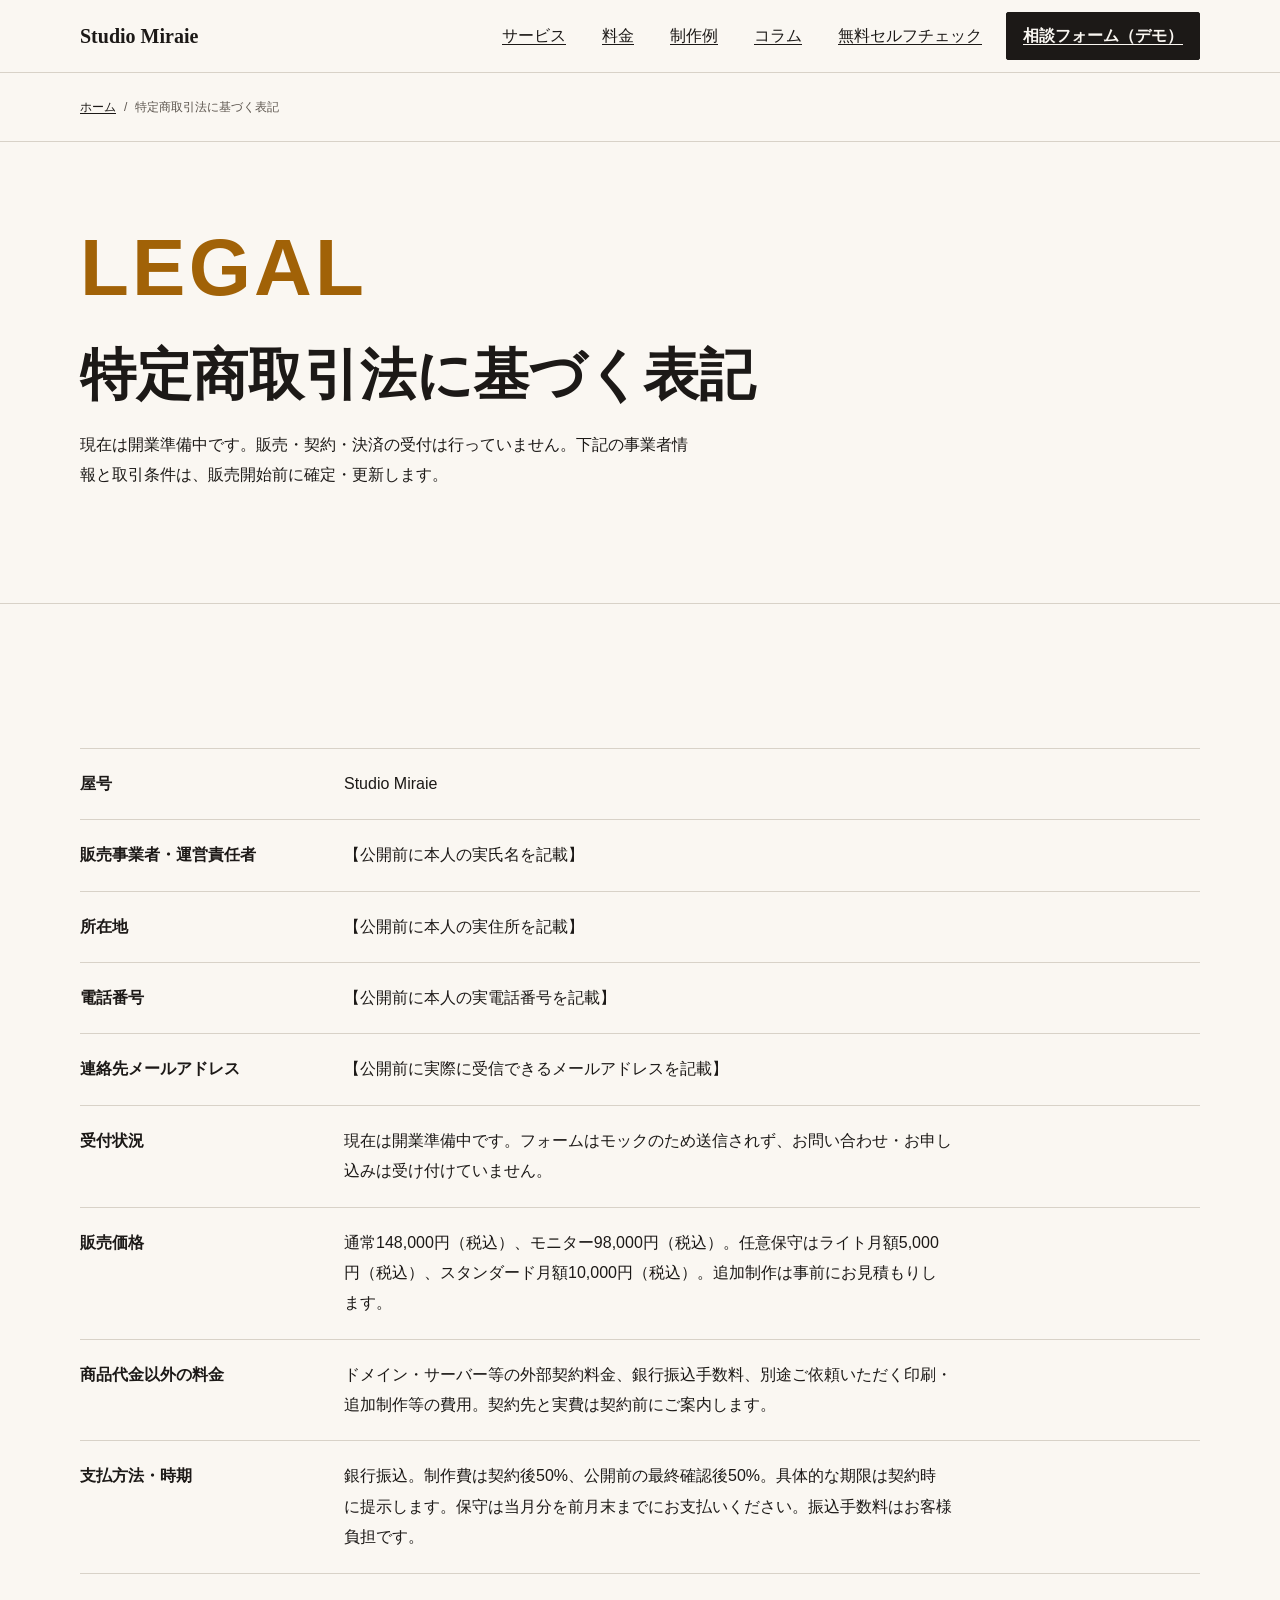
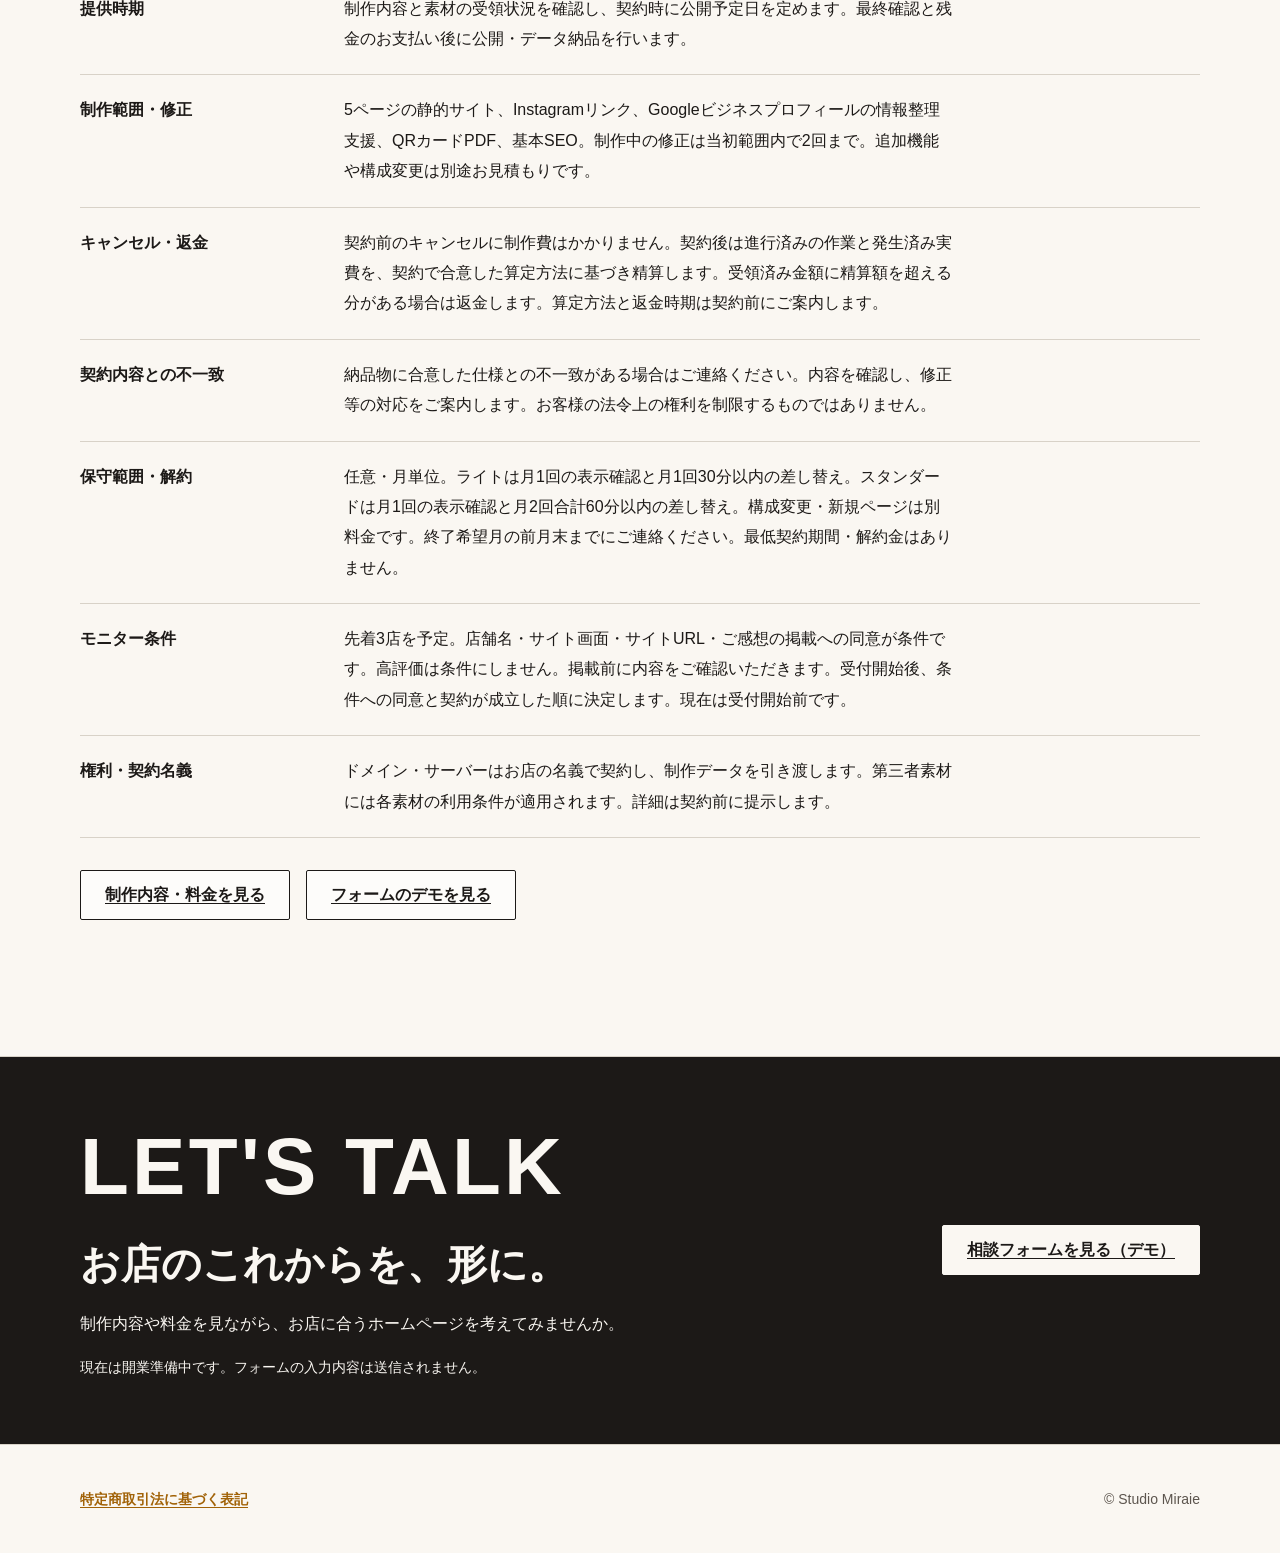
<file: site/tokushoho.html>
<!DOCTYPE html>
<html lang="ja">
<head>
  <meta charset="utf-8">
  <meta name="viewport" content="width=device-width, initial-scale=1">
  <meta name="robots" content="noindex,nofollow">
  <title>特定商取引法に基づく表記｜Studio Miraie</title>
  <meta name="description" content="現在は開業準備中です。販売・契約・決済の受付は行っていません。下記の事業者情報と取引条件は、販売開始前に確定・更新します。">
  <link rel="stylesheet" href="css/style.css">
</head>
<body>
  <a class="skip-link" href="#main">本文へ</a>

  <header class="site-header">
    <div class="container header-inner">
      <a class="site-logo" href="index.html">Studio Miraie</a>
      <button type="button" class="nav-toggle" id="nav-toggle" aria-expanded="false" aria-controls="site-nav">メニュー</button>
      <nav class="site-nav" id="site-nav" aria-label="主要ナビゲーション">
        <ul class="nav-list">
          <li><a href="index.html#service">サービス</a></li>
          <li><a href="index.html#pricing">料金</a></li>
          <li><a href="works.html">制作例</a></li>
          <li><a href="column.html">コラム</a></li>
          <li><a href="shindan.html">無料セルフチェック</a></li>
          <li><a class="nav-cta" href="index.html#contact">相談フォーム（デモ）</a></li>
        </ul>
      </nav>
    </div>
  </header>

  <nav class="breadcrumb" aria-label="パンくずリスト">
    <div class="container">
      <ol class="breadcrumb-list">
        <li><a href="index.html">ホーム</a></li>
        <li aria-current="page">特定商取引法に基づく表記</li>
      </ol>
    </div>
  </nav>

  <main id="main">
    <header class="page-header">
      <div class="container">
        <span class="en-display">LEGAL</span>
        <h1>特定商取引法に基づく表記</h1>
        <p>現在は開業準備中です。販売・契約・決済の受付は行っていません。下記の事業者情報と取引条件は、販売開始前に確定・更新します。</p>
      </div>
    </header>

    <section class="section" aria-label="事業者情報と取引条件">
      <div class="container">
        <dl class="legal-dl">
          <div class="legal-row">
            <dt>屋号</dt>
            <dd>Studio Miraie</dd>
          </div>
          <div class="legal-row">
            <dt>販売事業者・運営責任者</dt>
            <dd>【公開前に本人の実氏名を記載】</dd>
          </div>
          <div class="legal-row">
            <dt>所在地</dt>
            <dd>【公開前に本人の実住所を記載】</dd>
          </div>
          <div class="legal-row">
            <dt>電話番号</dt>
            <dd>【公開前に本人の実電話番号を記載】</dd>
          </div>
          <div class="legal-row">
            <dt>連絡先メールアドレス</dt>
            <dd>【公開前に実際に受信できるメールアドレスを記載】</dd>
          </div>
          <div class="legal-row">
            <dt>受付状況</dt>
            <dd>現在は開業準備中です。フォームはモックのため送信されず、お問い合わせ・お申し込みは受け付けていません。</dd>
          </div>
          <div class="legal-row">
            <dt>販売価格</dt>
            <dd>通常148,000円（税込）、モニター98,000円（税込）。任意保守はライト月額5,000円（税込）、スタンダード月額10,000円（税込）。追加制作は事前にお見積もりします。</dd>
          </div>
          <div class="legal-row">
            <dt>商品代金以外の料金</dt>
            <dd>ドメイン・サーバー等の外部契約料金、銀行振込手数料、別途ご依頼いただく印刷・追加制作等の費用。契約先と実費は契約前にご案内します。</dd>
          </div>
          <div class="legal-row">
            <dt>支払方法・時期</dt>
            <dd>銀行振込。制作費は契約後50%、公開前の最終確認後50%。具体的な期限は契約時に提示します。保守は当月分を前月末までにお支払いください。振込手数料はお客様負担です。</dd>
          </div>
          <div class="legal-row">
            <dt>提供時期</dt>
            <dd>制作内容と素材の受領状況を確認し、契約時に公開予定日を定めます。最終確認と残金のお支払い後に公開・データ納品を行います。</dd>
          </div>
          <div class="legal-row">
            <dt>制作範囲・修正</dt>
            <dd>5ページの静的サイト、Instagramリンク、Googleビジネスプロフィールの情報整理支援、QRカードPDF、基本SEO。制作中の修正は当初範囲内で2回まで。追加機能や構成変更は別途お見積もりです。</dd>
          </div>
          <div class="legal-row">
            <dt>キャンセル・返金</dt>
            <dd>契約前のキャンセルに制作費はかかりません。契約後は進行済みの作業と発生済み実費を、契約で合意した算定方法に基づき精算します。受領済み金額に精算額を超える分がある場合は返金します。算定方法と返金時期は契約前にご案内します。</dd>
          </div>
          <div class="legal-row">
            <dt>契約内容との不一致</dt>
            <dd>納品物に合意した仕様との不一致がある場合はご連絡ください。内容を確認し、修正等の対応をご案内します。お客様の法令上の権利を制限するものではありません。</dd>
          </div>
          <div class="legal-row">
            <dt>保守範囲・解約</dt>
            <dd>任意・月単位。ライトは月1回の表示確認と月1回30分以内の差し替え。スタンダードは月1回の表示確認と月2回合計60分以内の差し替え。構成変更・新規ページは別料金です。終了希望月の前月末までにご連絡ください。最低契約期間・解約金はありません。</dd>
          </div>
          <div class="legal-row">
            <dt>モニター条件</dt>
            <dd>先着3店を予定。店舗名・サイト画面・サイトURL・ご感想の掲載への同意が条件です。高評価は条件にしません。掲載前に内容をご確認いただきます。受付開始後、条件への同意と契約が成立した順に決定します。現在は受付開始前です。</dd>
          </div>
          <div class="legal-row">
            <dt>権利・契約名義</dt>
            <dd>ドメイン・サーバーはお店の名義で契約し、制作データを引き渡します。第三者素材には各素材の利用条件が適用されます。詳細は契約前に提示します。</dd>
          </div>
        </dl>

        <div class="btn-group">
          <a class="btn btn-secondary" href="index.html#pricing">制作内容・料金を見る</a>
          <a class="btn btn-secondary" href="index.html#contact">フォームのデモを見る</a>
        </div>
      </div>
    </section>
  </main>

  <aside class="cta-band" aria-label="ご相談案内">
    <div class="container cta-band-inner">
      <div class="cta-band-content">
        <span class="en-display">LET'S TALK</span>
        <h2>お店のこれからを、形に。</h2>
        <p>制作内容や料金を見ながら、お店に合うホームページを考えてみませんか。</p>
        <p class="supplement">現在は開業準備中です。フォームの入力内容は送信されません。</p>
      </div>
      <div class="cta-band-action">
        <a class="btn btn-inverse" href="index.html#contact">相談フォームを見る（デモ）</a>
      </div>
    </div>
  </aside>

  <footer class="site-footer">
    <div class="container footer-inner">
      <ul class="footer-links">
        <li><a href="tokushoho.html" aria-current="page">特定商取引法に基づく表記</a></li>
      </ul>
      <p class="copyright">© Studio Miraie</p>
    </div>
  </footer>

  <script src="js/main.js"></script>
</body>
</html>
</file>
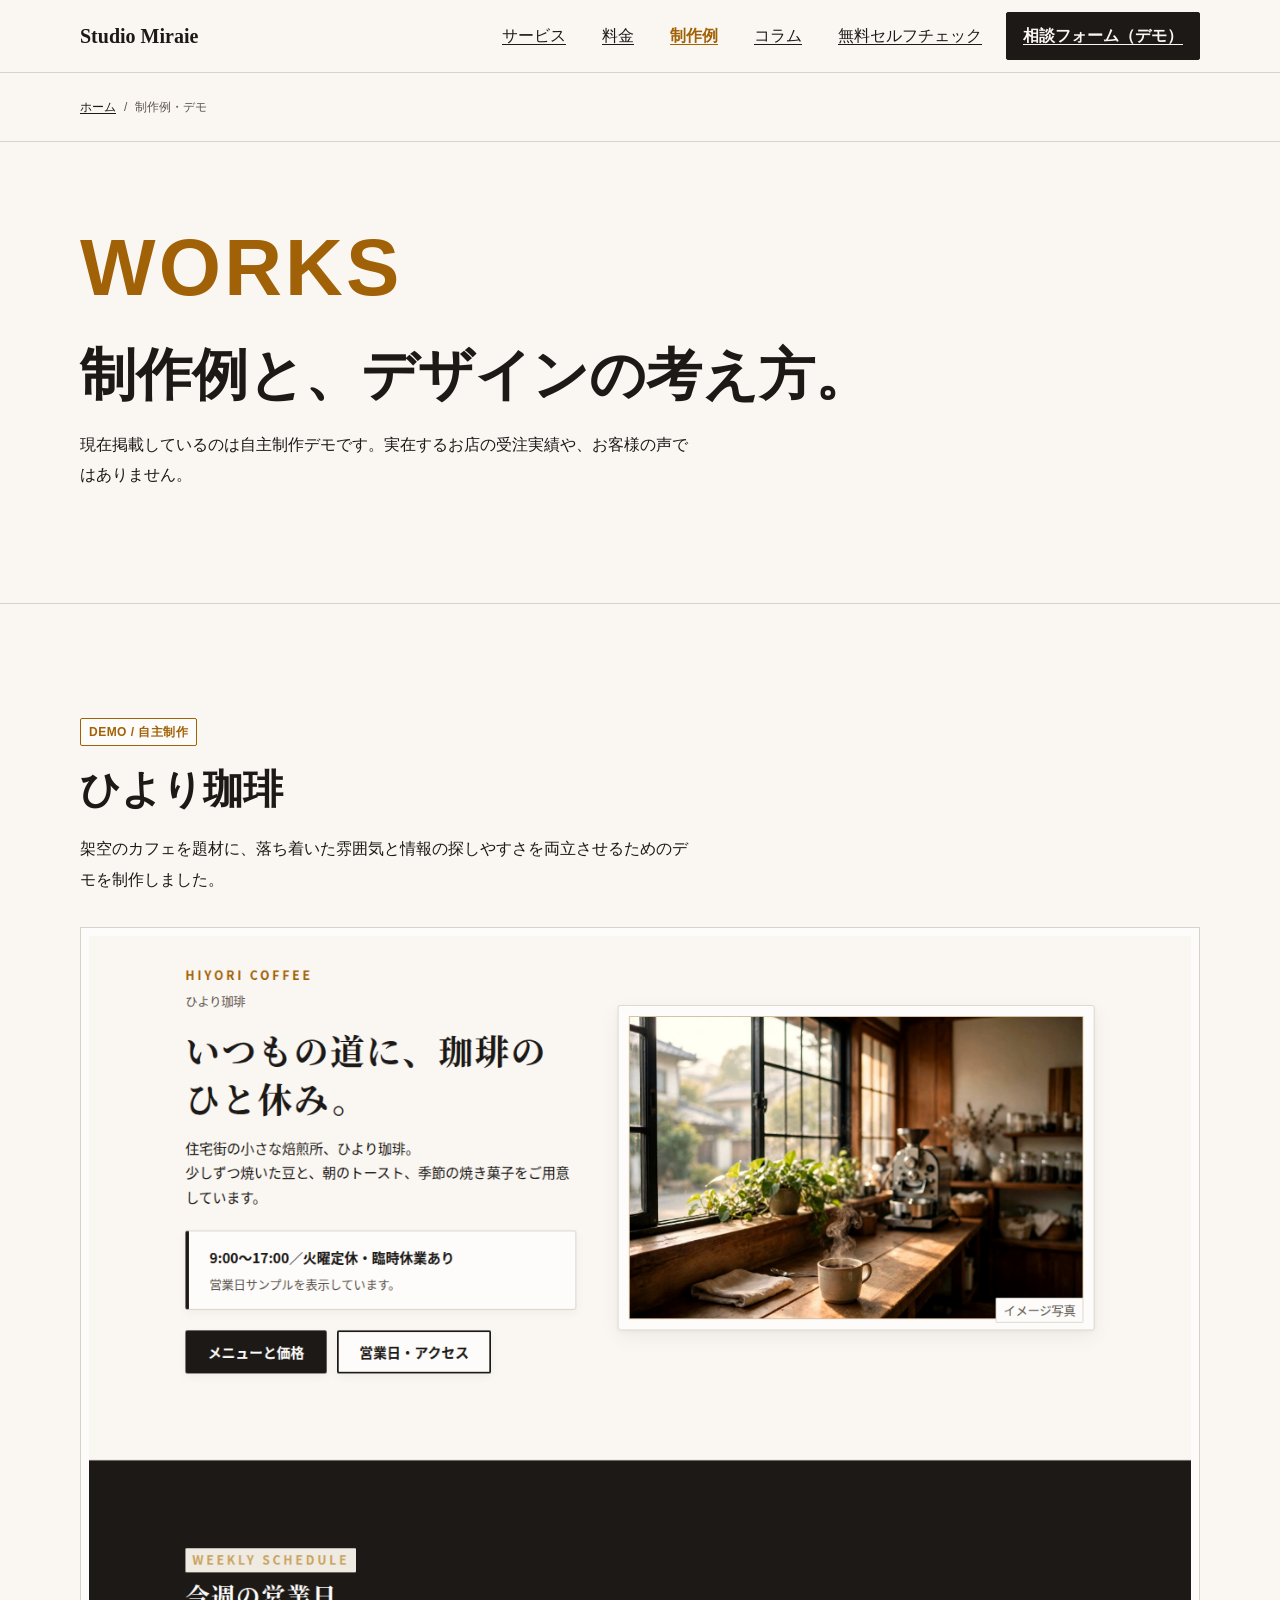
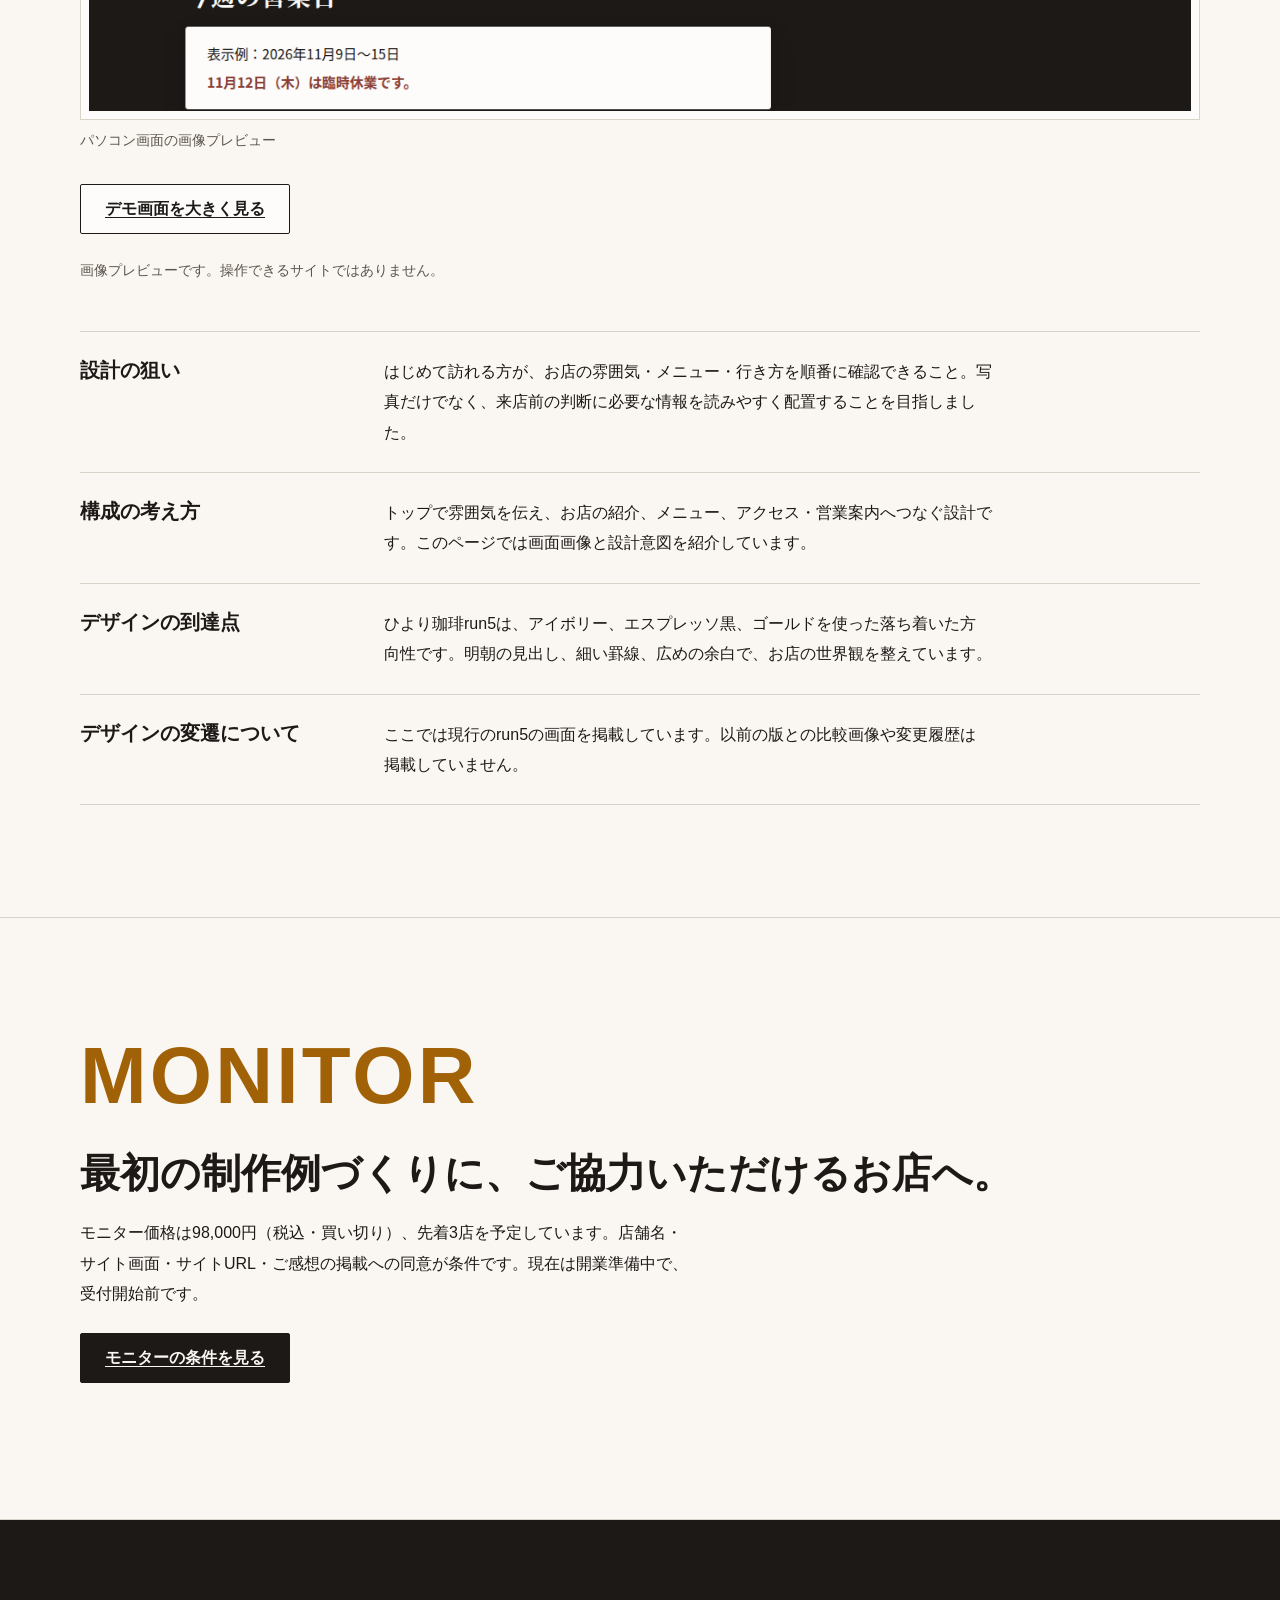
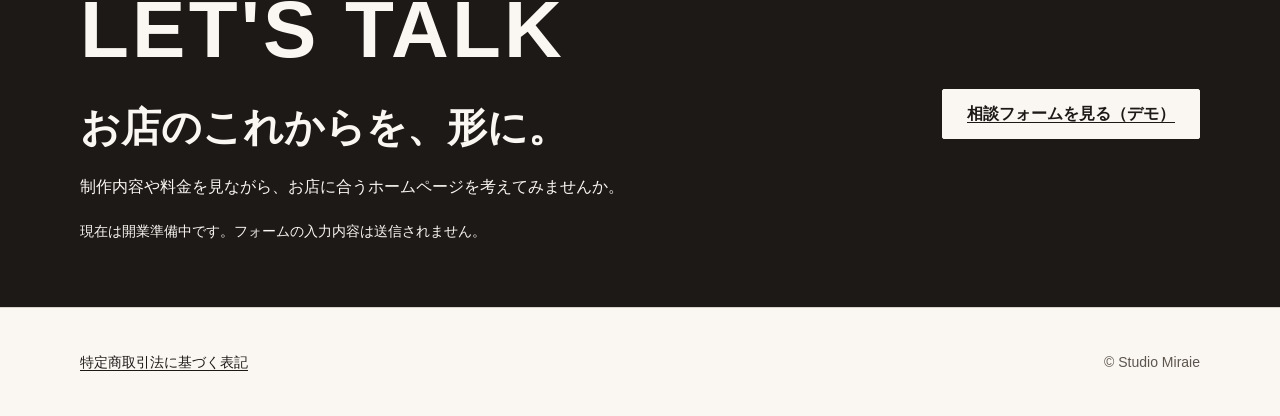
<file: site/works.html>
<!DOCTYPE html>
<html lang="ja">
<head>
  <meta charset="utf-8">
  <meta name="viewport" content="width=device-width, initial-scale=1">
  <meta name="robots" content="noindex,nofollow">
  <title>制作例・デモ｜Studio Miraie</title>
  <meta name="description" content="現在掲載しているのは自主制作デモです。実在するお店の受注実績や、お客様の声ではありません。">
  <link rel="stylesheet" href="css/style.css">
</head>
<body>
  <a class="skip-link" href="#main">本文へ</a>

  <header class="site-header">
    <div class="container header-inner">
      <a class="site-logo" href="index.html">Studio Miraie</a>
      <button type="button" class="nav-toggle" id="nav-toggle" aria-expanded="false" aria-controls="site-nav">メニュー</button>
      <nav class="site-nav" id="site-nav" aria-label="主要ナビゲーション">
        <ul class="nav-list">
          <li><a href="index.html#service">サービス</a></li>
          <li><a href="index.html#pricing">料金</a></li>
          <li><a href="works.html" aria-current="page">制作例</a></li>
          <li><a href="column.html">コラム</a></li>
          <li><a href="shindan.html">無料セルフチェック</a></li>
          <li><a class="nav-cta" href="index.html#contact">相談フォーム（デモ）</a></li>
        </ul>
      </nav>
    </div>
  </header>

  <nav class="breadcrumb" aria-label="パンくずリスト">
    <div class="container">
      <ol class="breadcrumb-list">
        <li><a href="index.html">ホーム</a></li>
        <li aria-current="page">制作例・デモ</li>
      </ol>
    </div>
  </nav>

  <main id="main">
    <header class="page-header">
      <div class="container">
        <span class="en-display">WORKS</span>
        <h1>制作例と、デザインの考え方。</h1>
        <p>現在掲載しているのは自主制作デモです。実在するお店の受注実績や、お客様の声ではありません。</p>
      </div>
    </header>

    <section class="section" id="hiyori">
      <div class="container">
        <p><span class="tag">DEMO / 自主制作</span></p>
        <h2>ひより珈琲</h2>
        <p>架空のカフェを題材に、落ち着いた雰囲気と情報の探しやすさを両立させるためのデモを制作しました。</p>

        <figure style="margin-block: 32px;">
          <div class="media-contain">
            <img src="images/demo-desktop.png" width="1280" height="900" loading="lazy" decoding="async" alt="自主制作デモ『ひより珈琲』のパソコン画面">
          </div>
          <figcaption>パソコン画面の画像プレビュー</figcaption>
        </figure>

        <div class="btn-group">
          <a class="btn btn-secondary" href="images/demo-desktop.png">デモ画面を大きく見る</a>
        </div>
        <p class="note">画像プレビューです。操作できるサイトではありません。</p>

        <div class="service-list" style="margin-top: 48px;">
          <div class="service-item">
            <h3>設計の狙い</h3>
            <p>はじめて訪れる方が、お店の雰囲気・メニュー・行き方を順番に確認できること。写真だけでなく、来店前の判断に必要な情報を読みやすく配置することを目指しました。</p>
          </div>
          <div class="service-item">
            <h3>構成の考え方</h3>
            <p>トップで雰囲気を伝え、お店の紹介、メニュー、アクセス・営業案内へつなぐ設計です。このページでは画面画像と設計意図を紹介しています。</p>
          </div>
          <div class="service-item">
            <h3>デザインの到達点</h3>
            <p>ひより珈琲run5は、アイボリー、エスプレッソ黒、ゴールドを使った落ち着いた方向性です。明朝の見出し、細い罫線、広めの余白で、お店の世界観を整えています。</p>
          </div>
          <div class="service-item">
            <h3>デザインの変遷について</h3>
            <p>ここでは現行のrun5の画面を掲載しています。以前の版との比較画像や変更履歴は掲載していません。</p>
          </div>
        </div>
      </div>
    </section>

    <section class="section" id="monitor">
      <div class="container">
        <span class="en-display">MONITOR</span>
        <h2>最初の制作例づくりに、ご協力いただけるお店へ。</h2>
        <p>モニター価格は98,000円（税込・買い切り）、先着3店を予定しています。店舗名・サイト画面・サイトURL・ご感想の掲載への同意が条件です。現在は開業準備中で、受付開始前です。</p>
        <div class="btn-group">
          <a class="btn btn-primary" href="index.html#pricing">モニターの条件を見る</a>
        </div>
      </div>
    </section>
  </main>

  <aside class="cta-band" aria-label="ご相談案内">
    <div class="container cta-band-inner">
      <div class="cta-band-content">
        <span class="en-display">LET'S TALK</span>
        <h2>お店のこれからを、形に。</h2>
        <p>制作内容や料金を見ながら、お店に合うホームページを考えてみませんか。</p>
        <p class="supplement">現在は開業準備中です。フォームの入力内容は送信されません。</p>
      </div>
      <div class="cta-band-action">
        <a class="btn btn-inverse" href="index.html#contact">相談フォームを見る（デモ）</a>
      </div>
    </div>
  </aside>

  <footer class="site-footer">
    <div class="container footer-inner">
      <ul class="footer-links">
        <li><a href="tokushoho.html">特定商取引法に基づく表記</a></li>
      </ul>
      <p class="copyright">© Studio Miraie</p>
    </div>
  </footer>

  <script src="js/main.js"></script>
</body>
</html>
</file>
<file: site/css/style.css>
:root {
  --bg: #FAF7F2;
  --text: #1C1917;
  --accent: #A16207;
  --surface: #FDFCFA;
  --muted: #5C554E;
  --border: #D8D2C8;

  --font-serif: 'Yu Mincho', 'Hiragino Mincho ProN', 'Noto Serif CJK JP', serif;
  --font-sans: -apple-system, BlinkMacSystemFont, 'Hiragino Kaku Gothic ProN', 'Yu Gothic', Meiryo, sans-serif;
}

*,
*::before,
*::after {
  box-sizing: border-box;
}

html {
  font-size: 16px;
  background-color: var(--bg);
  color: var(--text);
  font-family: var(--font-sans);
  line-height: 1.9;
  -webkit-text-size-adjust: 100%;
  text-size-adjust: 100%;
}

body {
  margin: 0;
  background-color: var(--bg);
  color: var(--text);
  font-family: var(--font-sans);
  font-size: 1rem;
  line-height: 1.9;
  overflow-x: hidden;
  overflow-wrap: anywhere;
  word-break: normal;
}

img {
  display: block;
  max-width: 100%;
  height: auto;
}

/* Focus styles */
:focus-visible {
  outline: 2px solid var(--accent);
  outline-offset: 3px;
}

.cta-band :focus-visible {
  outline: 2px solid var(--bg);
  outline-offset: 3px;
}

/* Skip link */
.skip-link {
  position: absolute;
  top: -100px;
  left: 16px;
  z-index: 1000;
  display: inline-flex;
  align-items: center;
  min-height: 44px;
  padding: 8px 16px;
  background-color: var(--text);
  color: var(--bg);
  font-size: 0.875rem;
  font-weight: 600;
  line-height: 1.5;
  text-decoration: underline;
  border: 2px solid var(--bg);
}

.skip-link:focus {
  top: 12px;
}

/* Links */
a {
  color: var(--text);
  text-decoration: underline;
  text-underline-offset: 0.2em;
  transition: background-color 150ms ease, color 150ms ease, border-color 150ms ease;
}

a:hover {
  color: var(--accent);
}

/* Container & Layout */
.container {
  width: 100%;
  max-width: 1280px;
  margin-inline: auto;
  padding-inline: 16px;
}

@media (min-width: 375px) {
  .container {
    padding-inline: 20px;
  }
}

@media (min-width: 768px) {
  .container {
    padding-inline: 32px;
  }
}

@media (min-width: 1280px) {
  .container {
    padding-inline: 80px;
  }
}

/* Section spacing */
.section {
  padding-block: 64px;
  border-bottom: 1px solid var(--border);
}

.page-header {
  padding-block: 48px 64px;
  border-bottom: 1px solid var(--border);
}

@media (min-width: 768px) {
  .section {
    padding-block: 80px;
  }
  .page-header {
    padding-block: 64px 80px;
  }
}

@media (min-width: 1280px) {
  .section {
    padding-block: 112px;
  }
  .page-header {
    padding-block: 80px 112px;
  }
}

/* Typography */
h1,
h2,
h3 {
  font-family: var(--font-serif);
  color: var(--text);
  font-weight: 600;
  margin-top: 0;
  margin-bottom: 16px;
  overflow-wrap: anywhere;
}

h1 {
  font-size: 2rem; /* 32px */
  line-height: 1.35;
}

h2 {
  font-size: 1.625rem; /* 26px */
  line-height: 1.4;
}

h3 {
  font-size: 1.25rem; /* 20px */
  line-height: 1.45;
}

@media (min-width: 768px) {
  h1 {
    font-size: 2.5rem; /* 40px */
  }
  h2 {
    font-size: 2rem; /* 32px */
  }
  h3 {
    font-size: 1.5rem; /* 24px */
  }
}

@media (min-width: 1280px) {
  h1 {
    font-size: 3.5rem; /* 56px */
  }
  h2 {
    font-size: 2.5rem; /* 40px */
  }
}

p {
  margin-top: 0;
  margin-bottom: 16px;
  max-width: 38em;
}

p:last-child {
  margin-bottom: 0;
}

.en-display {
  display: block;
  font-family: var(--font-sans);
  font-size: 2rem; /* 32px */
  font-weight: 600;
  line-height: 1.15;
  letter-spacing: 0.04em;
  color: var(--accent);
  margin-bottom: 12px;
  overflow-wrap: break-word;
}

@media (min-width: 768px) {
  .en-display {
    font-size: 3.25rem; /* 52px */
    margin-bottom: 16px;
  }
}

@media (min-width: 1280px) {
  .en-display {
    font-size: 5rem; /* 80px */
    margin-bottom: 24px;
  }
}

.label-sm {
  display: inline-block;
  font-family: var(--font-sans);
  font-size: 0.75rem; /* 12px */
  font-weight: 600;
  line-height: 1.5;
  letter-spacing: 0.04em;
  color: var(--muted);
  margin-bottom: 12px;
}

.tag {
  display: inline-block;
  font-family: var(--font-sans);
  font-size: 0.75rem; /* 12px */
  font-weight: 600;
  line-height: 1.5;
  letter-spacing: 0.04em;
  color: var(--accent);
  background-color: var(--surface);
  border: 1px solid var(--accent);
  padding: 4px 8px;
  border-radius: 2px;
}

.tag-status {
  display: inline-block;
  font-family: var(--font-sans);
  font-size: 0.75rem; /* 12px */
  font-weight: 600;
  line-height: 1.5;
  color: var(--text);
  background-color: var(--bg);
  border: 1px solid var(--muted);
  padding: 4px 8px;
  border-radius: 2px;
}

.supplement,
.note,
figcaption {
  font-size: 0.875rem; /* 14px */
  line-height: 1.75;
  color: var(--muted);
  max-width: 38em;
}

figcaption {
  margin-top: 8px;
}

/* Header & Navigation */
.site-header {
  background-color: var(--bg);
  border-bottom: 1px solid var(--border);
}

.header-inner {
  display: flex;
  flex-wrap: wrap;
  align-items: center;
  justify-content: space-between;
  padding-block: 12px;
  gap: 12px;
}

.site-logo {
  display: inline-flex;
  align-items: center;
  min-height: 44px;
  padding-block: 4px;
  font-family: var(--font-serif);
  font-size: 1.25rem;
  font-weight: 600;
  color: var(--text);
  text-decoration: none;
}

.site-logo:hover {
  color: var(--accent);
  text-decoration: underline;
}

.nav-toggle {
  display: none;
  align-items: center;
  justify-content: center;
  min-height: 44px;
  min-width: 44px;
  padding: 8px 16px;
  font-family: var(--font-sans);
  font-size: 0.875rem;
  font-weight: 600;
  line-height: 1.5;
  color: var(--text);
  background-color: var(--surface);
  border: 1px solid var(--text);
  border-radius: 2px;
  cursor: pointer;
  transition: background-color 150ms ease, color 150ms ease, border-color 150ms ease;
}

.nav-toggle:hover {
  background-color: var(--text);
  color: var(--bg);
}

.js-enabled .nav-toggle {
  display: inline-flex;
}

.site-nav {
  width: 100%;
  border-top: 1px solid var(--border);
  padding-top: 12px;
}

.js-enabled .site-nav[hidden] {
  display: none;
}

.nav-list {
  list-style: none;
  margin: 0;
  padding: 0;
  display: flex;
  flex-direction: column;
  gap: 8px;
}

.nav-list a {
  display: flex;
  align-items: center;
  min-height: 44px;
  padding: 8px 12px;
  font-size: 1rem;
  font-weight: 500;
  color: var(--text);
  text-decoration: underline;
  border-radius: 2px;
}

.nav-list a:hover {
  background-color: var(--surface);
  color: var(--accent);
}

.nav-list a[aria-current="page"] {
  font-weight: 700;
  color: var(--accent);
}

.nav-list .nav-cta {
  background-color: var(--text);
  color: var(--bg);
  border: 1px solid var(--text);
  font-weight: 600;
  justify-content: center;
}

.nav-list .nav-cta:hover {
  background-color: var(--surface);
  color: var(--text);
}

@media (min-width: 1024px) {
  .js-enabled .nav-toggle,
  .nav-toggle {
    display: none;
  }

  .site-nav,
  .js-enabled .site-nav[hidden] {
    display: block;
    width: auto;
    border-top: none;
    padding-top: 0;
  }

  .nav-list {
    flex-direction: row;
    align-items: center;
    gap: 12px;
  }

  .nav-list .nav-cta {
    padding-inline: 16px;
  }
}

/* Breadcrumb */
.breadcrumb {
  padding-block: 12px;
  border-bottom: 1px solid var(--border);
  font-size: 0.75rem; /* 12px */
  line-height: 1.5;
  color: var(--muted);
}

.breadcrumb-list {
  list-style: none;
  margin: 0;
  padding: 0;
  display: flex;
  flex-wrap: wrap;
  align-items: center;
  gap: 8px;
}

.breadcrumb-list li {
  display: inline-flex;
  align-items: center;
  gap: 8px;
}

.breadcrumb-list li + li::before {
  content: "/";
  color: var(--muted);
}

.breadcrumb-list a {
  display: inline-flex;
  align-items: center;
  min-height: 44px;
  color: var(--text);
  text-decoration: underline;
}

.breadcrumb-list a:hover {
  color: var(--accent);
}

/* Buttons */
.btn-group {
  display: flex;
  flex-direction: column;
  gap: 12px;
  margin-block: 24px;
}

@media (min-width: 768px) {
  .btn-group {
    flex-direction: row;
    flex-wrap: wrap;
    align-items: center;
    gap: 16px;
  }
}

.btn {
  display: inline-flex;
  align-items: center;
  justify-content: center;
  width: 100%;
  min-height: 48px;
  padding: 12px 24px;
  font-family: var(--font-sans);
  font-size: 1rem; /* 16px */
  font-weight: 600;
  line-height: 1.5;
  text-align: center;
  text-decoration: underline;
  border-radius: 2px;
  cursor: pointer;
  transition: background-color 150ms ease, color 150ms ease, border-color 150ms ease;
}

@media (min-width: 768px) {
  .btn {
    width: auto;
  }
}

.btn-primary {
  background-color: var(--text);
  color: var(--bg);
  border: 1px solid var(--text);
}

.btn-primary:hover {
  background-color: var(--surface);
  color: var(--text);
  border-color: var(--text);
}

.btn-secondary {
  background-color: var(--surface);
  color: var(--text);
  border: 1px solid var(--text);
}

.btn-secondary:hover {
  background-color: var(--text);
  color: var(--bg);
}

.btn:disabled {
  background-color: var(--surface);
  color: var(--muted);
  border-color: var(--muted);
  cursor: not-allowed;
}

/* Grids & Cards */
.grid-hero {
  display: grid;
  grid-template-columns: minmax(0, 1fr);
  gap: 32px;
  align-items: start;
}

@media (min-width: 768px) {
  .grid-hero {
    grid-template-columns: 7fr 5fr;
    gap: 32px;
  }
}

@media (min-width: 1280px) {
  .grid-hero {
    grid-template-columns: repeat(12, minmax(0, 1fr));
    gap: 24px;
  }
  .grid-hero > .hero-content {
    grid-column: span 7;
  }
  .grid-hero > .hero-visual {
    grid-column: span 5;
  }
}

.grid-2col {
  display: grid;
  grid-template-columns: minmax(0, 1fr);
  gap: 32px;
  align-items: start;
}

@media (min-width: 768px) {
  .grid-2col {
    grid-template-columns: 7fr 5fr;
    gap: 32px;
  }
}

@media (min-width: 1280px) {
  .grid-2col {
    grid-template-columns: repeat(12, minmax(0, 1fr));
    gap: 24px;
  }
  .grid-2col > .col-main {
    grid-column: span 7;
  }
  .grid-2col > .col-side {
    grid-column: span 5;
  }
}

.grid-cards {
  display: grid;
  grid-template-columns: minmax(0, 1fr);
  gap: 24px;
  margin-top: 32px;
}

@media (min-width: 768px) {
  .grid-cards {
    grid-template-columns: repeat(2, minmax(0, 1fr));
    gap: 24px;
  }
}

@media (min-width: 1280px) {
  .grid-cards {
    grid-template-columns: repeat(3, minmax(0, 1fr));
    gap: 24px;
  }
}

.grid-cards > *,
.grid-hero > *,
.grid-2col > * {
  min-width: 0;
}

.card {
  background-color: var(--surface);
  border: 1px solid var(--border);
  border-radius: 2px;
  padding: 20px;
}

@media (min-width: 375px) {
  .card {
    padding: 24px;
  }
}

/* Hero specifics */
.price-preview {
  display: inline-block;
  margin-top: 8px;
  margin-bottom: 8px;
  padding: 12px 16px;
  background-color: var(--surface);
  border: 1px solid var(--border);
  border-left: 3px solid var(--accent);
  font-weight: 600;
}

/* Images & Media frames */
figure {
  margin: 0;
}

.media-contain {
  background-color: var(--surface);
  border: 1px solid var(--border);
  padding: 8px;
}

.media-contain img {
  width: 100%;
  aspect-ratio: 1280 / 900;
  object-fit: contain;
}

.media-4x3 {
  border: 1px solid var(--border);
  overflow: hidden;
}

.media-4x3 img {
  width: 100%;
  aspect-ratio: 4 / 3;
  object-fit: cover;
  object-position: center;
}

.media-3x2 {
  border: 1px solid var(--border);
  overflow: hidden;
}

.media-3x2 img {
  width: 100%;
  aspect-ratio: 3 / 2;
  object-fit: cover;
  object-position: center;
}

/* Lists & Editorial tables */
.editorial-list {
  list-style: none;
  margin: 24px 0;
  padding: 0;
  border-top: 1px solid var(--border);
}

.editorial-list li {
  padding-block: 16px;
  border-bottom: 1px solid var(--border);
  max-width: 38em;
}

.service-list {
  margin-top: 32px;
  border-top: 1px solid var(--border);
}

.service-item {
  padding-block: 24px;
  border-bottom: 1px solid var(--border);
  display: grid;
  grid-template-columns: minmax(0, 1fr);
  gap: 8px;
}

@media (min-width: 768px) {
  .service-item {
    grid-template-columns: 280px minmax(0, 1fr);
    gap: 24px;
    align-items: baseline;
  }
}

.service-item h3 {
  margin-bottom: 0;
  font-size: 1.25rem;
}

/* Pricing cards */
.price-card {
  display: flex;
  flex-direction: column;
  gap: 12px;
}

.price-card-header {
  display: flex;
  flex-wrap: wrap;
  align-items: center;
  gap: 8px;
}

.price-card h3 {
  margin-bottom: 0;
}

.price-block {
  padding-block: 12px;
  border-top: 1px solid var(--border);
  border-bottom: 1px solid var(--border);
}

.price-value {
  display: block;
  font-family: var(--font-sans);
  font-size: 2.5rem; /* 40px */
  font-weight: 700;
  line-height: 1.2;
  color: var(--text);
}

@media (min-width: 768px) {
  .price-value {
    font-size: 2.75rem; /* 44px */
  }
}

@media (min-width: 1280px) {
  .price-value {
    font-size: 3rem; /* 48px */
  }
}

.price-unit {
  display: block;
  margin-top: 4px;
  font-size: 0.875rem; /* 14px */
  line-height: 1.75;
  color: var(--muted);
  font-weight: 600;
}

.conditions-list {
  margin-top: 32px;
  padding: 20px;
  background-color: var(--surface);
  border: 1px solid var(--border);
}

@media (min-width: 375px) {
  .conditions-list {
    padding: 24px;
  }
}

.conditions-list ul {
  margin: 0;
  padding-left: 20px;
}

.conditions-list li {
  margin-bottom: 8px;
  max-width: 38em;
}

.conditions-list li:last-child {
  margin-bottom: 0;
}

/* Process ordered list */
.process-list {
  list-style: none;
  margin: 32px 0 0;
  padding: 0;
  border-top: 1px solid var(--border);
  counter-reset: step;
}

.process-item {
  padding-block: 24px;
  border-bottom: 1px solid var(--border);
  display: grid;
  grid-template-columns: minmax(0, 1fr);
  gap: 8px;
}

@media (min-width: 768px) {
  .process-item {
    grid-template-columns: 280px minmax(0, 1fr);
    gap: 24px;
    align-items: baseline;
  }
}

.process-title {
  font-family: var(--font-serif);
  font-size: 1.25rem;
  font-weight: 600;
  color: var(--text);
  margin: 0;
}

.process-num {
  font-family: var(--font-sans);
  font-size: 0.875rem;
  font-weight: 700;
  color: var(--accent);
  margin-right: 8px;
}

/* Callout box */
.callout-box {
  background-color: var(--surface);
  border: 2px solid var(--text);
  padding: 20px;
  margin-block: 24px;
}

@media (min-width: 375px) {
  .callout-box {
    padding: 24px;
  }
}

/* Contact Form */
.contact-form {
  max-width: 640px;
  margin-top: 24px;
}

.form-field {
  margin-bottom: 24px;
}

.form-label {
  display: block;
  font-weight: 600;
  margin-bottom: 8px;
  color: var(--text);
}

.form-example {
  display: block;
  font-size: 0.875rem; /* 14px */
  line-height: 1.75;
  color: var(--muted);
  margin-bottom: 8px;
}

.form-input,
.form-textarea {
  width: 100%;
  min-height: 48px;
  padding: 12px 16px;
  font-family: var(--font-sans);
  font-size: 1rem; /* 16px */
  line-height: 1.6;
  color: var(--text);
  background-color: var(--surface);
  border: 1px solid var(--muted);
  border-radius: 2px;
}

.form-textarea {
  min-height: 140px;
  resize: vertical;
}

.form-input:disabled,
.form-textarea:disabled {
  background-color: var(--bg);
  color: var(--muted);
  cursor: not-allowed;
}

.form-input[aria-invalid="true"],
.form-textarea[aria-invalid="true"] {
  border: 2px solid var(--text);
}

.field-error {
  margin-top: 8px;
  padding: 8px 12px;
  background-color: var(--surface);
  border-left: 3px solid var(--accent);
  color: var(--text);
  font-size: 0.875rem; /* 14px */
  font-weight: 600;
  line-height: 1.75;
}

.field-error[hidden] {
  display: none;
}

.form-status {
  margin-top: 24px;
  padding: 16px 20px;
  background-color: var(--surface);
  border: 2px solid var(--text);
  color: var(--text);
  font-weight: 600;
}

.form-status[hidden] {
  display: none;
}

/* Column / Journal Editorial Grid */
.journal-article {
  border-top: 2px solid var(--text);
  padding-top: 20px;
  display: flex;
  flex-direction: column;
  gap: 12px;
}

.journal-meta {
  display: flex;
  flex-direction: column;
  align-items: flex-start;
  gap: 12px;
  padding-bottom: 12px;
  border-bottom: 1px solid var(--border);
}

@media (min-width: 375px) {
  .journal-meta {
    flex-direction: row;
    flex-wrap: wrap;
    align-items: baseline;
    justify-content: space-between;
  }
}

.journal-date {
  display: flex;
  align-items: baseline;
  gap: 12px;
}

.date-year {
  display: block;
  font-family: var(--font-sans);
  font-size: 0.875rem; /* 14px */
  font-weight: 600;
  line-height: 1.5;
  color: var(--muted);
}

.date-md {
  display: block;
  font-family: var(--font-sans);
  font-size: 2.25rem; /* 36px */
  font-weight: 700;
  line-height: 1.1;
  letter-spacing: 0.02em;
  color: var(--text);
}

@media (min-width: 768px) {
  .date-md {
    font-size: 2.75rem; /* 44px */
  }
}

.date-note {
  display: block;
  font-size: 0.875rem; /* 14px */
  line-height: 1.75;
  color: var(--muted);
}

.sr-only {
  position: absolute;
  width: 1px;
  height: 1px;
  padding: 0;
  margin: -1px;
  overflow: hidden;
  clip: rect(0, 0, 0, 0);
  white-space: nowrap;
  border: 0;
}

/* Legal dl */
.legal-dl {
  margin: 32px 0;
  border-top: 1px solid var(--border);
}

.legal-row {
  padding-block: 20px;
  border-bottom: 1px solid var(--border);
  display: grid;
  grid-template-columns: minmax(0, 1fr);
  gap: 8px;
}

@media (min-width: 768px) {
  .legal-row {
    grid-template-columns: 240px minmax(0, 1fr);
    gap: 24px;
    align-items: baseline;
  }
}

.legal-row dt {
  font-weight: 700;
  color: var(--text);
}

.legal-row dd {
  margin: 0;
  max-width: 38em;
}

/* Common Bottom CTA Band */
.cta-band {
  background-color: var(--text);
  color: var(--bg);
  padding-block: 48px;
}

@media (min-width: 768px) {
  .cta-band {
    padding-block: 64px;
  }
}

.cta-band-inner {
  display: flex;
  flex-direction: column;
  gap: 24px;
}

@media (min-width: 768px) {
  .cta-band-inner {
    flex-direction: row;
    align-items: center;
    justify-content: space-between;
    gap: 32px;
  }
}

.cta-band .en-display {
  color: var(--bg);
}

.cta-band h2 {
  color: var(--bg);
}

.cta-band p {
  color: var(--bg);
}

.cta-band .supplement {
  color: var(--bg);
  margin-top: 12px;
}

.cta-band-action {
  display: flex;
  flex-direction: column;
  align-items: flex-start;
  flex-shrink: 0;
}

.btn-inverse {
  background-color: var(--bg);
  color: var(--text);
  border: 1px solid var(--bg);
}

.btn-inverse:hover {
  background-color: var(--text);
  color: var(--bg);
  border-color: var(--bg);
}

/* Footer */
.site-footer {
  background-color: var(--bg);
  border-top: 1px solid var(--border);
  padding-block: 32px;
}

.footer-inner {
  display: flex;
  flex-direction: column;
  gap: 16px;
}

@media (min-width: 768px) {
  .footer-inner {
    flex-direction: row;
    align-items: center;
    justify-content: space-between;
  }
}

.footer-links {
  list-style: none;
  margin: 0;
  padding: 0;
  display: flex;
  flex-wrap: wrap;
  gap: 16px;
}

.footer-links a {
  display: inline-flex;
  align-items: center;
  min-height: 44px;
  font-size: 0.875rem; /* 14px */
  color: var(--text);
  text-decoration: underline;
}

.footer-links a:hover {
  color: var(--accent);
}

.footer-links a[aria-current="page"] {
  font-weight: 700;
  color: var(--accent);
}

.copyright {
  font-size: 0.875rem; /* 14px */
  color: var(--muted);
  margin: 0;
}

/* Reduced motion */
@media (prefers-reduced-motion: reduce) {
  *,
  *::before,
  *::after {
    animation-duration: 0.01ms !important;
    animation-iteration-count: 1 !important;
    transition-duration: 0.01ms !important;
    scroll-behavior: auto !important;
  }
}

/* Self-Check (Shindan) Flow */
.shindan-step[hidden],
.shindan-q-panel[hidden],
.shindan-hidden[hidden] {
  display: none !important;
}

.shindan-container {
  max-width: 760px;
}

.shindan-heading:focus {
  outline: 2px solid var(--accent);
  outline-offset: 4px;
}

.shindan-progress {
  margin-bottom: 24px;
  padding: 16px 20px;
  background-color: var(--surface);
  border: 1px solid var(--border);
  border-radius: 2px;
}

.shindan-progress-header {
  display: flex;
  flex-wrap: wrap;
  align-items: baseline;
  justify-content: space-between;
  gap: 8px;
  margin-bottom: 8px;
}

.shindan-progress-text {
  font-family: var(--font-sans);
  font-size: 0.875rem;
  font-weight: 700;
  color: var(--text);
  margin: 0;
}

.shindan-progress-note {
  font-size: 0.8125rem;
  line-height: 1.6;
  color: var(--muted);
  margin: 8px 0 0;
}

.shindan-progress-track {
  width: 100%;
  height: 6px;
  background-color: var(--border);
  border-radius: 2px;
  overflow: hidden;
}

.shindan-progress-fill {
  height: 100%;
  background-color: var(--accent);
  width: 0%;
  transition: width 150ms ease;
}

.shindan-fieldset {
  border: none;
  margin: 0;
  padding: 0;
  min-width: 0;
}

.shindan-legend {
  display: block;
  width: 100%;
  padding: 0;
  margin-bottom: 12px;
  font-family: var(--font-serif);
  font-size: 1.375rem;
  font-weight: 600;
  line-height: 1.45;
  color: var(--text);
}

@media (min-width: 768px) {
  .shindan-legend {
    font-size: 1.625rem;
  }
}

.shindan-q-num {
  display: block;
  font-family: var(--font-sans);
  font-size: 0.875rem;
  font-weight: 700;
  color: var(--accent);
  margin-bottom: 6px;
}

.shindan-supplement {
  font-size: 0.875rem;
  line-height: 1.75;
  color: var(--muted);
  margin-top: 0;
  margin-bottom: 20px;
}

.shindan-options {
  display: flex;
  flex-direction: column;
  gap: 12px;
  margin-top: 20px;
}

.shindan-option {
  display: flex;
  align-items: center;
  justify-content: space-between;
  gap: 12px;
  width: 100%;
  min-height: 52px;
  padding: 14px 16px;
  background-color: var(--surface);
  border: 1px solid var(--text);
  border-radius: 2px;
  cursor: pointer;
  transition: background-color 150ms ease, border-color 150ms ease;
}

.shindan-option:hover {
  background-color: var(--bg);
  border-color: var(--accent);
}

.shindan-option:focus-within {
  outline: 2px solid var(--accent);
  outline-offset: 2px;
}

.shindan-option.is-selected {
  background-color: var(--surface);
  border: 2px solid var(--text);
  border-left: 5px solid var(--accent);
  font-weight: 700;
}

.shindan-option-main {
  display: flex;
  align-items: flex-start;
  gap: 12px;
  min-width: 0;
  flex: 1;
}

.shindan-radio {
  width: 20px;
  height: 20px;
  margin: 4px 0 0;
  flex-shrink: 0;
  accent-color: var(--accent);
  cursor: pointer;
}

.shindan-option-text {
  font-size: 1rem;
  line-height: 1.6;
  color: var(--text);
}

.shindan-option-badge {
  display: none;
  flex-shrink: 0;
  font-size: 0.75rem;
  font-weight: 700;
  line-height: 1.4;
  color: var(--text);
  background-color: var(--bg);
  border: 1px solid var(--accent);
  padding: 2px 8px;
  border-radius: 2px;
}

.shindan-option.is-selected .shindan-option-badge {
  display: inline-block;
}

.shindan-error {
  margin-top: 16px;
  padding: 12px 16px;
  background-color: var(--surface);
  border: 1px solid var(--text);
  border-left: 4px solid var(--accent);
  color: var(--text);
  font-size: 0.875rem;
  font-weight: 600;
  line-height: 1.6;
}

.shindan-nav-actions {
  display: flex;
  flex-direction: column-reverse;
  gap: 12px;
  margin-top: 28px;
}

@media (min-width: 768px) {
  .shindan-nav-actions {
    flex-direction: row;
    align-items: center;
    justify-content: space-between;
    gap: 16px;
  }
}

/* Result blocks */
.shindan-result-section {
  margin-top: 40px;
  padding-top: 32px;
  border-top: 1px solid var(--border);
}

.shindan-card-list {
  display: flex;
  flex-direction: column;
  gap: 16px;
  margin-top: 20px;
}

.shindan-result-card {
  background-color: var(--surface);
  border: 1px solid var(--border);
  border-left: 4px solid var(--accent);
  padding: 20px;
  border-radius: 2px;
}

@media (min-width: 375px) {
  .shindan-result-card {
    padding: 24px;
  }
}

.shindan-result-card h4 {
  font-family: var(--font-serif);
  font-size: 1.125rem;
  font-weight: 600;
  line-height: 1.45;
  color: var(--text);
  margin: 0 0 8px;
}

.shindan-your-answer {
  display: inline-block;
  font-size: 0.875rem;
  font-weight: 600;
  line-height: 1.6;
  color: var(--muted);
  background-color: var(--bg);
  border: 1px solid var(--border);
  padding: 4px 10px;
  margin-bottom: 12px;
  border-radius: 2px;
}

.shindan-good-list {
  list-style: none;
  margin: 16px 0 0;
  padding: 0;
  border-top: 1px solid var(--border);
}

.shindan-good-list li {
  padding-block: 14px;
  border-bottom: 1px solid var(--border);
  display: flex;
  align-items: baseline;
  gap: 10px;
  max-width: 42em;
}

.shindan-good-mark {
  font-size: 0.75rem;
  font-weight: 700;
  color: var(--accent);
  border: 1px solid var(--accent);
  background-color: var(--surface);
  padding: 2px 6px;
  flex-shrink: 0;
}

.shindan-remaining-block {
  margin-top: 24px;
  padding: 20px;
  background-color: var(--surface);
  border: 1px solid var(--border);
}

.shindan-answers-summary {
  margin-top: 20px;
  border-top: 1px solid var(--border);
}

.shindan-answer-row {
  padding-block: 16px;
  border-bottom: 1px solid var(--border);
  display: flex;
  flex-direction: column;
  gap: 8px;
}

@media (min-width: 768px) {
  .shindan-answer-row {
    flex-direction: row;
    align-items: baseline;
    justify-content: space-between;
    gap: 16px;
  }
}

.shindan-answer-row-main {
  flex: 1;
  min-width: 0;
}

.shindan-answer-q {
  font-weight: 600;
  color: var(--text);
  margin-bottom: 4px;
}

.shindan-answer-val {
  font-size: 0.875rem;
  color: var(--muted);
  margin: 0;
}

.shindan-copy-box {
  margin-top: 16px;
  padding: 16px;
  background-color: var(--surface);
  border: 1px solid var(--border);
}

.shindan-review-item {
  padding-block: 24px;
  border-bottom: 1px solid var(--border);
}

.shindan-cta-box {
  margin-top: 40px;
  padding: 24px;
  background-color: var(--surface);
  border: 2px solid var(--text);
}

@media (min-width: 768px) {
  .shindan-cta-box {
    padding: 32px;
  }
}

.shindan-monitor-box {
  margin-top: 24px;
  padding: 20px;
  background-color: var(--bg);
  border: 1px solid var(--border);
  border-left: 3px solid var(--accent);
}

@media print {
  .site-header,
  .breadcrumb,
  .cta-band,
  .site-footer,
  .shindan-no-print,
  #step-intro,
  #step-question,
  #step-review {
    display: none !important;
  }

  #step-result {
    display: block !important;
  }

  body {
    background-color: #ffffff;
    color: #000000;
  }

  .shindan-result-card,
  .callout-box,
  .shindan-cta-box,
  .shindan-monitor-box {
    break-inside: avoid;
  }
}
</file>
